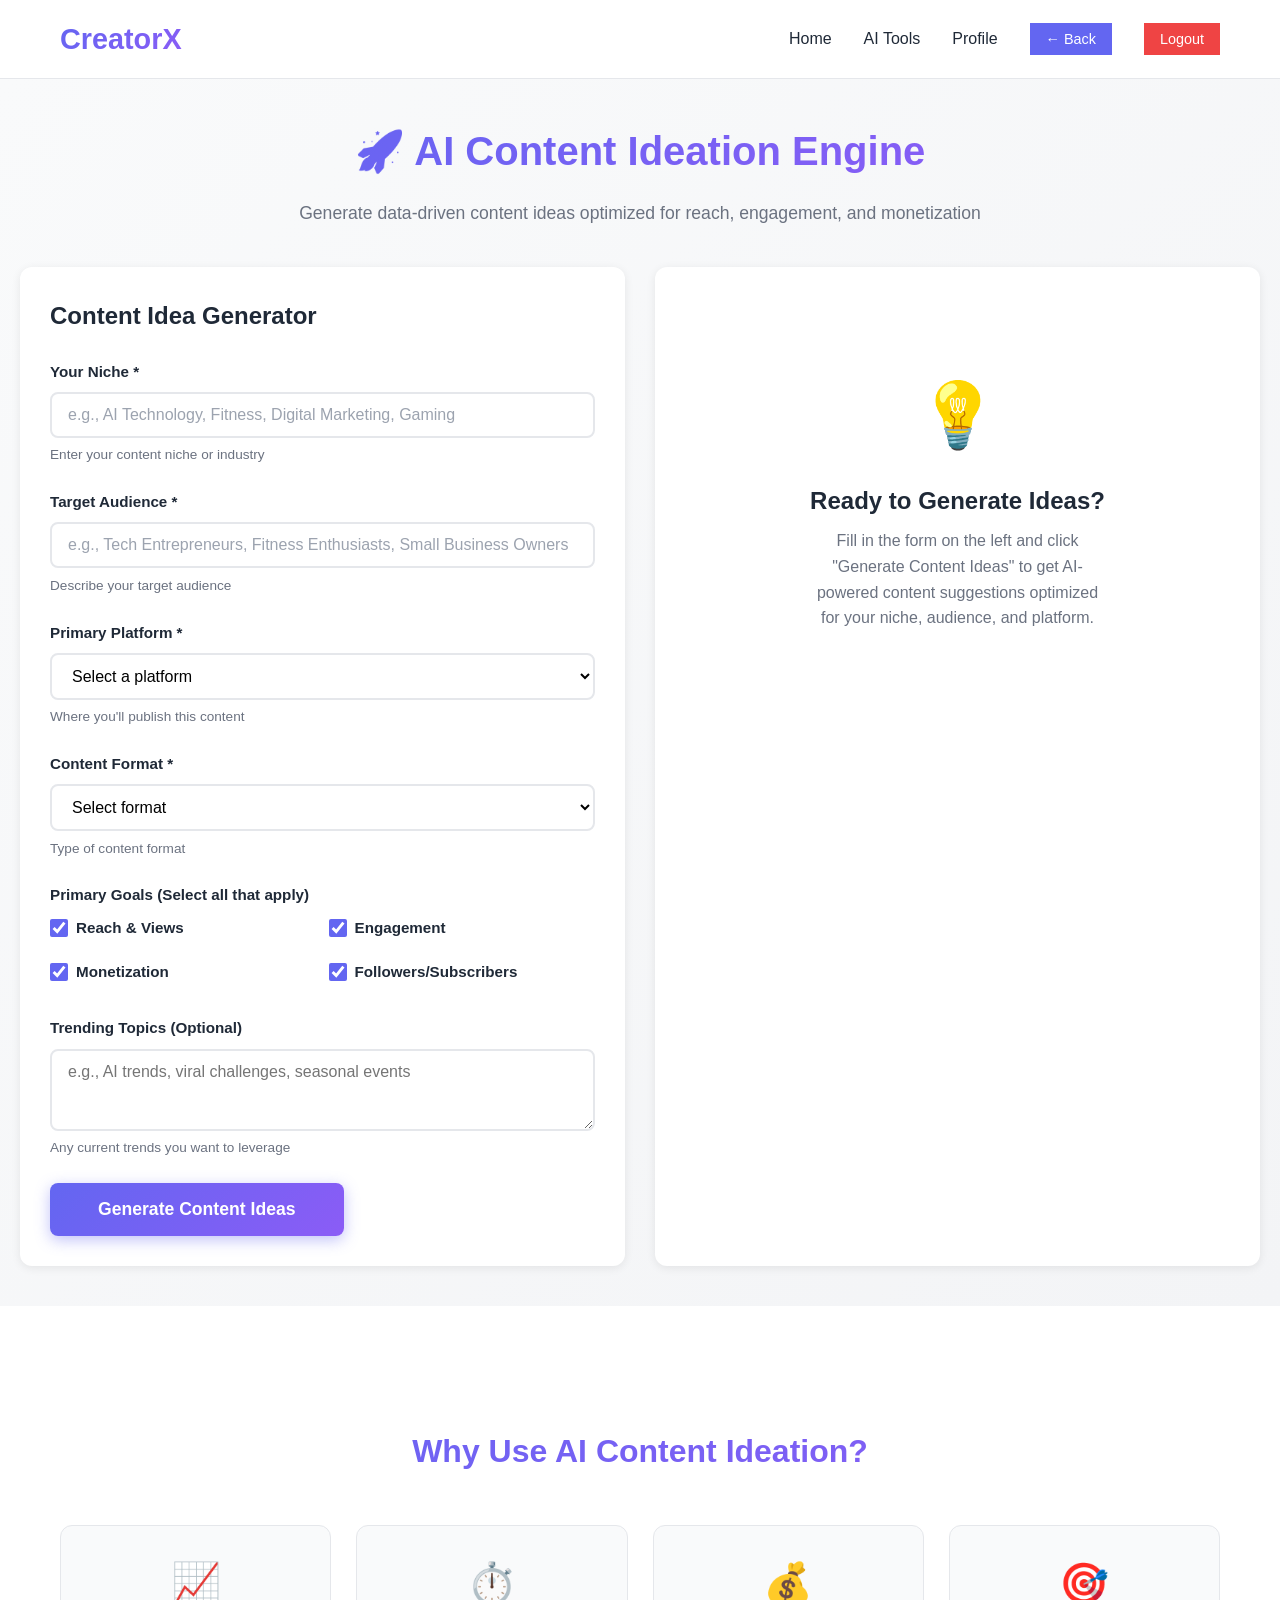
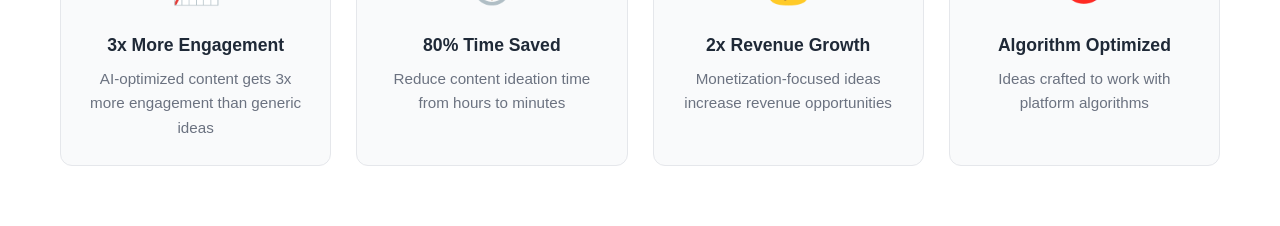
<file: ideation.html>
<!DOCTYPE html>
<html lang="en">
<head>
    <meta charset="UTF-8">
    <meta name="viewport" content="width=device-width, initial-scale=1.0">
    <title>AI Content Ideation Tool - CreatorX</title>
    <link rel="stylesheet" href="styles.css">
    <link rel="stylesheet" href="ideation-styles.css">
</head>
<body>
    <!-- Navigation Bar -->
    <nav class="navbar">
        <div class="container">
            <div class="nav-brand">
                <a href="index.html" style="text-decoration: none; color: inherit;">
                    <h1>CreatorX</h1>
                </a>
            </div>
            <ul class="nav-menu">
                <li><a href="index.html">Home</a></li>
                <li><a href="index.html#tools">AI Tools</a></li>
                <li><a href="profile.html">Profile</a></li>
                <li><button id="backBtn" class="btn-nav" style="background: #6366f1; color: white; border: none; cursor: pointer;">← Back</button></li>
                <li><button id="logoutBtn" class="btn-nav" style="background: #ef4444; color: white; border: none; cursor: pointer;">Logout</button></li>
            </ul>
        </div>
    </nav>

    <!-- Main Container -->
    <div class="ideation-container">
        <div class="ideation-header">
            <h1>🚀 AI Content Ideation Engine</h1>
            <p>Generate data-driven content ideas optimized for reach, engagement, and monetization</p>
        </div>

        <div class="ideation-wrapper">
            <!-- Input Panel -->
            <div class="ideation-input-panel">
                <form id="ideationForm" class="ideation-form">
                    <h2>Content Idea Generator</h2>
                    
                    <div class="form-group">
                        <label for="niche">Your Niche *</label>
                        <input type="text" id="niche" name="niche" placeholder="e.g., AI Technology, Fitness, Digital Marketing, Gaming" required>
                        <small>Enter your content niche or industry</small>
                    </div>

                    <div class="form-group">
                        <label for="audience">Target Audience *</label>
                        <input type="text" id="audience" name="audience" placeholder="e.g., Tech Entrepreneurs, Fitness Enthusiasts, Small Business Owners" required>
                        <small>Describe your target audience</small>
                    </div>

                    <div class="form-group">
                        <label for="platform">Primary Platform *</label>
                        <select id="platform" name="platform" required>
                            <option value="">Select a platform</option>
                            <option value="youtube">YouTube</option>
                            <option value="tiktok">TikTok</option>
                            <option value="instagram">Instagram Reels</option>
                            <option value="linkedin">LinkedIn</option>
                            <option value="twitter">Twitter/X</option>
                            <option value="blog">Blog/Medium</option>
                            <option value="podcast">Podcast</option>
                            <option value="multi">Multi-Platform</option>
                        </select>
                        <small>Where you'll publish this content</small>
                    </div>

                    <div class="form-group">
                        <label for="contentFormat">Content Format *</label>
                        <select id="contentFormat" name="contentFormat" required>
                            <option value="">Select format</option>
                            <option value="tutorial">Tutorial/How-To</option>
                            <option value="viral">Viral/Entertaining</option>
                            <option value="educational">Educational</option>
                            <option value="storytelling">Storytelling</option>
                            <option value="trending">Trending/News</option>
                            <option value="debate">Debate/Controversial</option>
                            <option value="behind-scenes">Behind-the-Scenes</option>
                        </select>
                        <small>Type of content format</small>
                    </div>

                    <div class="form-group">
                        <label for="goals">Primary Goals (Select all that apply)</label>
                        <div class="checkbox-group">
                            <label class="checkbox">
                                <input type="checkbox" name="goals" value="reach" checked>
                                <span>Reach & Views</span>
                            </label>
                            <label class="checkbox">
                                <input type="checkbox" name="goals" value="engagement" checked>
                                <span>Engagement</span>
                            </label>
                            <label class="checkbox">
                                <input type="checkbox" name="goals" value="monetization" checked>
                                <span>Monetization</span>
                            </label>
                            <label class="checkbox">
                                <input type="checkbox" name="goals" value="followers" checked>
                                <span>Followers/Subscribers</span>
                            </label>
                        </div>
                    </div>

                    <div class="form-group">
                        <label for="trendingTopics">Trending Topics (Optional)</label>
                        <textarea id="trendingTopics" name="trendingTopics" placeholder="e.g., AI trends, viral challenges, seasonal events" rows="3"></textarea>
                        <small>Any current trends you want to leverage</small>
                    </div>

                    <button type="submit" class="btn btn-primary btn-large" id="generateBtn">
                        <span>Generate Content Ideas</span>
                        <span class="loading-spinner" style="display: none;">⟳</span>
                    </button>
                </form>
            </div>

            <!-- Results Panel -->
            <div class="ideation-results-panel">
                <div id="resultsContainer" style="display: none;">
                    <h2>📊 Generated Content Ideas</h2>
                    <div id="contentIdeasOutput" class="content-ideas-output"></div>
                </div>
                <div id="noResults" class="no-results">
                    <div class="empty-state">
                        <div class="empty-icon">💡</div>
                        <h3>Ready to Generate Ideas?</h3>
                        <p>Fill in the form on the left and click "Generate Content Ideas" to get AI-powered content suggestions optimized for your niche, audience, and platform.</p>
                    </div>
                </div>
            </div>
        </div>
    </div>

    <!-- Quick Stats Section -->
    <section class="quick-stats">
        <div class="container">
            <h2>Why Use AI Content Ideation?</h2>
            <div class="stats-grid">
                <div class="stat-card">
                    <div class="stat-icon">📈</div>
                    <h4>3x More Engagement</h4>
                    <p>AI-optimized content gets 3x more engagement than generic ideas</p>
                </div>
                <div class="stat-card">
                    <div class="stat-icon">⏱️</div>
                    <h4>80% Time Saved</h4>
                    <p>Reduce content ideation time from hours to minutes</p>
                </div>
                <div class="stat-card">
                    <div class="stat-icon">💰</div>
                    <h4>2x Revenue Growth</h4>
                    <p>Monetization-focused ideas increase revenue opportunities</p>
                </div>
                <div class="stat-card">
                    <div class="stat-icon">🎯</div>
                    <h4>Algorithm Optimized</h4>
                    <p>Ideas crafted to work with platform algorithms</p>
                </div>
            </div>
        </div>
    </section>

    <script src="script.js"></script>
    <script src="ideation-script.js"></script>
    <script>
        // Back button handler for ideation page
        const ideationBackBtn = document.getElementById('backBtn');
        if (ideationBackBtn) {
            ideationBackBtn.addEventListener('click', function() {
                window.history.back();
            });
        }
    </script>
</body>
</html>
</file>
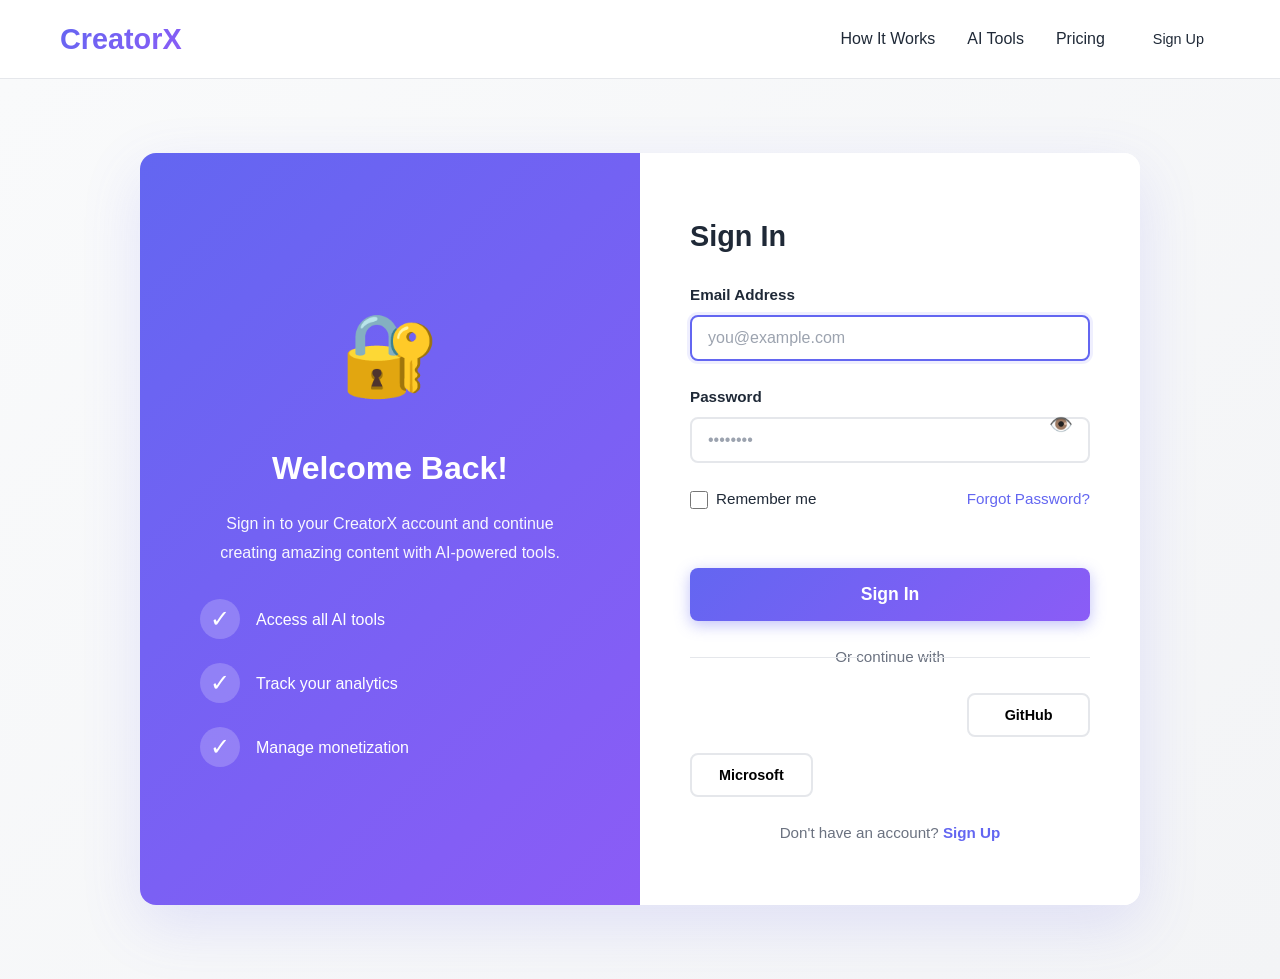
<file: login.html>
<!DOCTYPE html>
<html lang="en">
<head>
    <meta charset="UTF-8">
    <meta name="viewport" content="width=device-width, initial-scale=1.0">
    <title>Login - CreatorX</title>
    <link rel="stylesheet" href="styles.css">
    <link rel="stylesheet" href="auth-styles.css">
    <!-- Google Sign-In SDK -->
    <script src="https://accounts.google.com/gsi/client" async defer></script>
</head>
<body>
    <!-- Navigation Bar -->
    <nav class="navbar">
        <div class="container">
            <div class="nav-brand">
                <a href="index.html" style="text-decoration: none; color: inherit;">
                    <h1>CreatorX</h1>
                </a>
            </div>
            <ul class="nav-menu">
                <li><a href="index.html#how-it-works">How It Works</a></li>
                <li><a href="index.html#tools">AI Tools</a></li>
                <li><a href="index.html#pricing">Pricing</a></li>
                <li><a href="signup.html" class="btn-nav">Sign Up</a></li>
            </ul>
        </div>
    </nav>

    <!-- Login Container -->
    <div class="auth-container">
        <div class="auth-wrapper">
            <!-- Left Panel -->
            <div class="auth-panel auth-left">
                <div class="auth-content">
                    <div class="auth-icon">🔐</div>
                    <h2>Welcome Back!</h2>
                    <p>Sign in to your CreatorX account and continue creating amazing content with AI-powered tools.</p>
                    <div class="auth-features">
                        <div class="feature">
                            <span class="feature-icon">✓</span>
                            <span>Access all AI tools</span>
                        </div>
                        <div class="feature">
                            <span class="feature-icon">✓</span>
                            <span>Track your analytics</span>
                        </div>
                        <div class="feature">
                            <span class="feature-icon">✓</span>
                            <span>Manage monetization</span>
                        </div>
                    </div>
                </div>
            </div>

            <!-- Right Panel - Login Form -->
            <div class="auth-panel auth-right">
                <div class="auth-form-container">
                    <h3>Sign In</h3>
                    
                    <form id="loginForm" class="auth-form">
                        <div class="form-group">
                            <label for="email">Email Address</label>
                            <input type="email" id="email" name="email" placeholder="you@example.com" required>
                            <span class="error-message"></span>
                        </div>

                        <div class="form-group">
                            <label for="password">Password</label>
                            <input type="password" id="password" name="password" placeholder="••••••••" required>
                            <span class="error-message"></span>
                        </div>

                        <div class="form-options">
                            <label class="checkbox">
                                <input type="checkbox" name="remember">
                                <span>Remember me</span>
                            </label>
                            <a href="#" class="forgot-password">Forgot Password?</a>
                        </div>

                        <button type="submit" class="btn btn-primary btn-block btn-large">Sign In</button>
                    </form>

                    <!-- Social Login -->
                    <div class="divider">Or continue with</div>
                    
                    <div class="social-login">
                        <div id="g_id_onload"
                             data-client_id="YOUR_GOOGLE_CLIENT_ID.apps.googleusercontent.com"
                             data-callback="handleGoogleLogin"
                             data-auto_prompt="false">
                        </div>
                        <div class="g_id_signin" data-type="standard" data-size="large" data-theme="outline" style="width: 100%; margin-bottom: 1rem;"></div>
                        
                        <button class="social-btn github-btn" title="Sign in with GitHub">
                            <span>GitHub</span>
                        </button>
                        <button class="social-btn microsoft-btn" title="Sign in with Microsoft">
                            <span>Microsoft</span>
                        </button>
                    </div>

                    <!-- Sign Up Link -->
                    <p class="auth-switch">
                        Don't have an account? <a href="signup.html">Sign Up</a>
                    </p>
                </div>
            </div>
        </div>
    </div>

    <script src="script.js"></script>
    <script src="auth-script.js"></script>
    <script src="google-auth.js"></script>
</body>
</html>
</file>
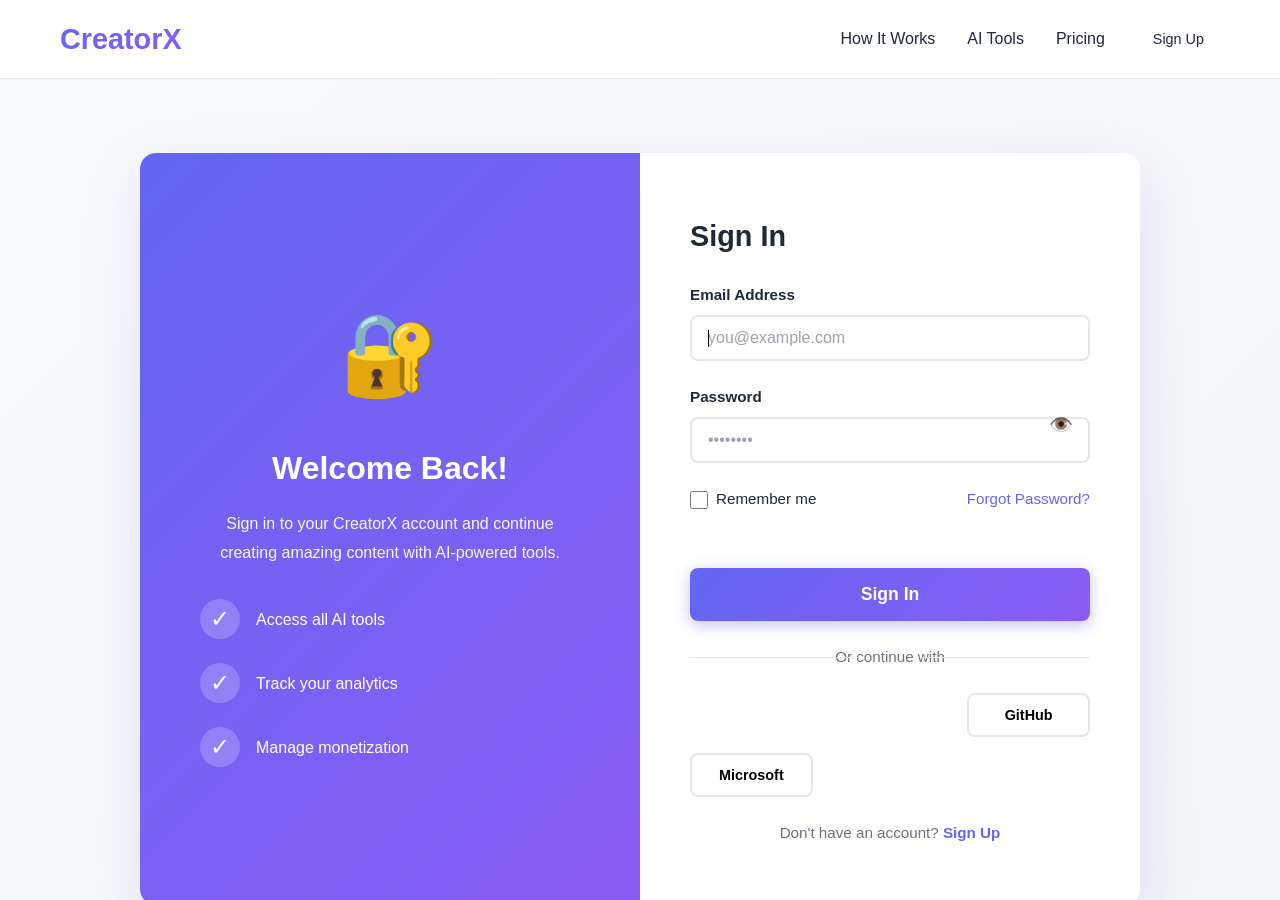
<file: post-prod-expert.html>
<!DOCTYPE html>
<html lang="en">
<head>
    <meta charset="UTF-8">
    <meta name="viewport" content="width=device-width, initial-scale=1.0">
    <title>AI Post-Production Expert - CreativeAI</title>
    <link rel="stylesheet" href="styles.css">
    <link rel="stylesheet" href="post-prod-expert-styles.css">
</head>
<body>
    <!-- Navigation Bar -->
    <nav class="navbar">
        <div class="container">
            <div class="nav-brand">
                <a href="index.html" style="text-decoration: none; color: inherit;">
                    <h1>CreativeAI</h1>
                </a>
            </div>
            <ul class="nav-menu">
                <li><a href="index.html">Home</a></li>
                <li><a href="index.html#tools">AI Tools</a></li>
                <li><a href="profile.html">Profile</a></li>
                <li><button id="logoutBtn" class="btn-nav" style="background: #ef4444; color: white; border: none; cursor: pointer;">Logout</button></li>
            </ul>
        </div>
    </nav>

    <!-- Main Container -->
    <div class="expert-container">
        <div class="expert-header">
            <h1>🎥 AI Post-Production Expert</h1>
            <p>Smart cuts, visual enhancements, captions, and platform-specific formatting optimized for maximum watch time, engagement, and monetization</p>
        </div>

        <div class="expert-wrapper">
            <!-- Input Panel -->
            <div class="expert-input-panel">
                <form id="expertForm" class="expert-form">
                    <h2>Video Analysis</h2>
                    
                    <div class="form-group">
                        <label for="expertTitle">Video Title *</label>
                        <input type="text" id="expertTitle" name="expertTitle" placeholder="e.g., Complete Guide to AI Tools for Creators" required>
                        <small>What is your video about?</small>
                    </div>

                    <div class="form-group">
                        <label for="expertDuration">Video Length *</label>
                        <select id="expertDuration" name="expertDuration" required>
                            <option value="">Select length</option>
                            <option value="short">Short (30-90 seconds)</option>
                            <option value="medium">Medium (3-8 minutes)</option>
                            <option value="long">Long (10-20 minutes)</option>
                            <option value="verylong">Very Long (20+ minutes)</option>
                        </select>
                        <small>How long is your video?</small>
                    </div>

                    <div class="form-group">
                        <label for="expertPlatform">Primary Platform *</label>
                        <select id="expertPlatform" name="expertPlatform" required>
                            <option value="">Select platform</option>
                            <option value="youtube">YouTube</option>
                            <option value="youtube-short">YouTube Shorts</option>
                            <option value="tiktok">TikTok</option>
                            <option value="instagram">Instagram Reels</option>
                            <option value="facebook">Facebook</option>
                            <option value="twitch">Twitch Streams</option>
                            <option value="linkedin">LinkedIn</option>
                        </select>
                        <small>Where is this content primarily for?</small>
                    </div>

                    <div class="form-group">
                        <label for="expertNiche">Content Niche *</label>
                        <select id="expertNiche" name="expertNiche" required>
                            <option value="">Select niche</option>
                            <option value="tech">Technology</option>
                            <option value="business">Business & Entrepreneurship</option>
                            <option value="education">Education & Tutorials</option>
                            <option value="lifestyle">Lifestyle & Personal Development</option>
                            <option value="entertainment">Entertainment</option>
                            <option value="gaming">Gaming</option>
                            <option value="fitness">Fitness & Health</option>
                            <option value="finance">Finance & Investing</option>
                            <option value="travel">Travel</option>
                            <option value="other">Other</option>
                        </select>
                        <small>What is your content niche?</small>
                    </div>

                    <div class="form-group">
                        <label for="expertMonetization">Monetization Strategy *</label>
                        <select id="expertMonetization" name="expertMonetization" required>
                            <option value="">Select strategy</option>
                            <option value="ads-only">Ads Only</option>
                            <option value="sponsorships">Sponsorships Focus</option>
                            <option value="mixed">Mixed (Ads + Sponsorships)</option>
                            <option value="affiliate">Affiliate Marketing</option>
                            <option value="all">All Revenue Streams</option>
                        </select>
                        <small>How will you monetize this content?</small>
                    </div>

                    <div class="form-group">
                        <label for="expertGoal">Optimization Goal *</label>
                        <select id="expertGoal" name="expertGoal" required>
                            <option value="">Select goal</option>
                            <option value="watch-time">Maximize Watch Time</option>
                            <option value="engagement">Maximize Engagement</option>
                            <option value="revenue">Maximize Revenue</option>
                            <option value="subscribers">Gain Subscribers</option>
                            <option value="viral">Go Viral</option>
                        </select>
                        <small>What's your primary objective?</small>
                    </div>

                    <div class="form-group checkbox-group">
                        <label>Optimization Focus (Select all needed)</label>
                        <div class="checkbox-grid">
                            <label class="checkbox-label">
                                <input type="checkbox" name="focus" value="cuts" checked>
                                <span>Smart Cuts</span>
                            </label>
                            <label class="checkbox-label">
                                <input type="checkbox" name="focus" value="captions" checked>
                                <span>Captions</span>
                            </label>
                            <label class="checkbox-label">
                                <input type="checkbox" name="focus" value="visuals" checked>
                                <span>Visual Enhancement</span>
                            </label>
                            <label class="checkbox-label">
                                <input type="checkbox" name="focus" value="pacing" checked>
                                <span>Pacing</span>
                            </label>
                            <label class="checkbox-label">
                                <input type="checkbox" name="focus" value="monetization" checked>
                                <span>Monetization</span>
                            </label>
                            <label class="checkbox-label">
                                <input type="checkbox" name="focus" value="retention" checked>
                                <span>Retention</span>
                            </label>
                        </div>
                    </div>

                    <div class="form-group">
                        <label for="expertNotes">Video Details (Optional)</label>
                        <textarea id="expertNotes" name="expertNotes" placeholder="Any specific details about your video content, issues, or goals?" rows="3"></textarea>
                        <small>Provide context about your content</small>
                    </div>

                    <button type="submit" class="btn btn-primary btn-large" id="analyzeBtn">
                        <span>Analyze & Optimize for Monetization</span>
                        <span class="loading-spinner" style="display: none;">⟳</span>
                    </button>
                </form>
            </div>

            <!-- Results Panel -->
            <div class="expert-results-panel">
                <div id="expertResultsContainer" style="display: none;">
                    <h2>📊 Post-Production Expert Analysis</h2>
                    <div id="expertOutput" class="expert-output"></div>
                </div>
                <div id="noExpertResults" class="no-results">
                    <div class="empty-state">
                        <div class="empty-icon">🎥</div>
                        <h3>Ready for Expert Analysis?</h3>
                        <p>Get professional post-production recommendations for maximum watch time, engagement, and monetization.</p>
                    </div>
                </div>
            </div>
        </div>
    </div>

    <!-- Features Section -->
    <section class="expert-features">
        <div class="container">
            <h2>Professional Post-Production Optimization</h2>
            <div class="features-grid">
                <div class="feature-card">
                    <div class="feature-icon">✂️</div>
                    <h4>Smart Cut Analysis</h4>
                    <p>Identify optimal cut points to maintain engagement and maximize watch time</p>
                </div>
                <div class="feature-card">
                    <div class="feature-icon">📝</div>
                    <h4>Caption Optimization</h4>
                    <p>Keyword-rich captions for SEO, accessibility, and sound-off viewing</p>
                </div>
                <div class="feature-card">
                    <div class="feature-icon">✨</div>
                    <h4>Visual Enhancement</h4>
                    <p>Color grading, effects, and visual optimizations for platform performance</p>
                </div>
                <div class="feature-card">
                    <div class="feature-icon">⏱️</div>
                    <h4>Pacing & Flow</h4>
                    <p>Strategic pacing to maximize retention and viewer engagement metrics</p>
                </div>
                <div class="feature-card">
                    <div class="feature-icon">💰</div>
                    <h4>Monetization Strategy</h4>
                    <p>Ad placement, sponsorship integration, and revenue optimization</p>
                </div>
                <div class="feature-card">
                    <div class="feature-icon">📈</div>
                    <h4>Performance Metrics</h4>
                    <p>Detailed analysis of expected watch time, engagement, and revenue potential</p>
                </div>
            </div>
        </div>
    </section>

    <script src="script.js"></script>
    <script src="post-prod-expert-script.js"></script>
</body>
</html>
</file>
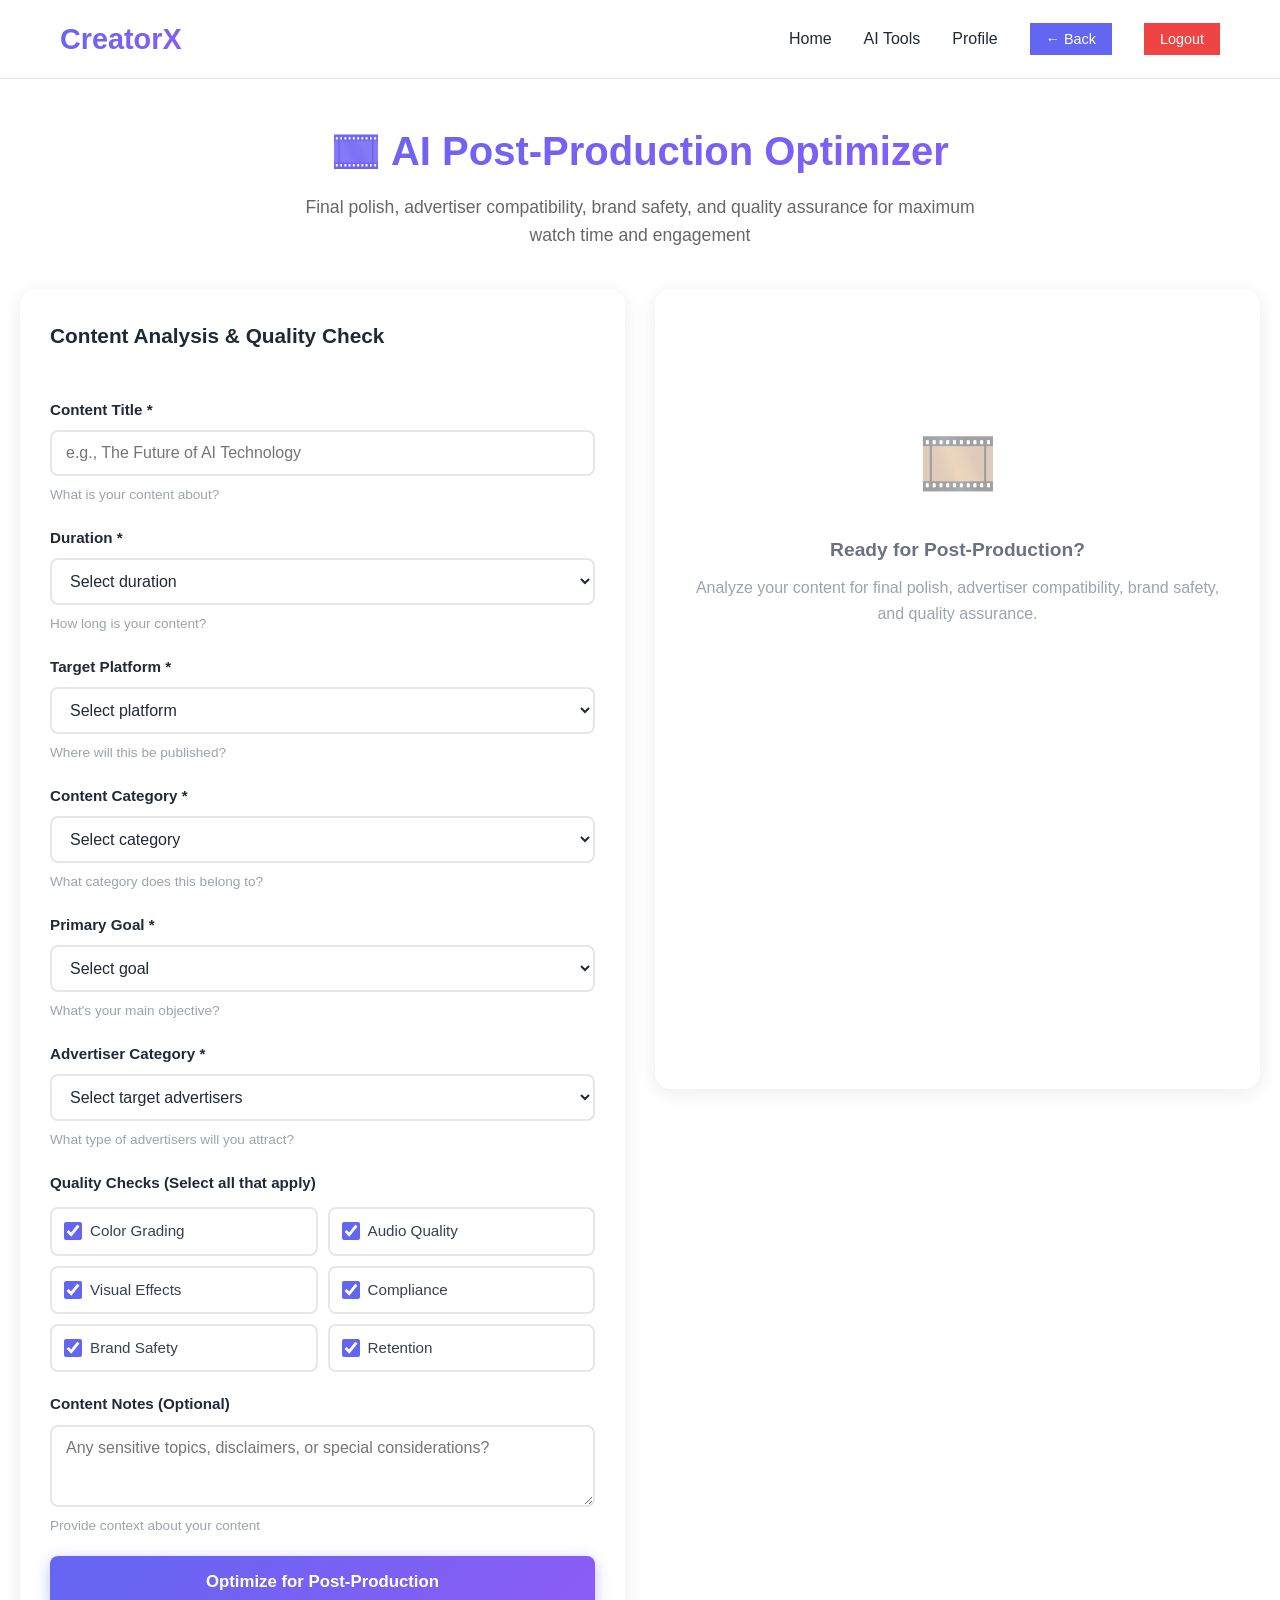
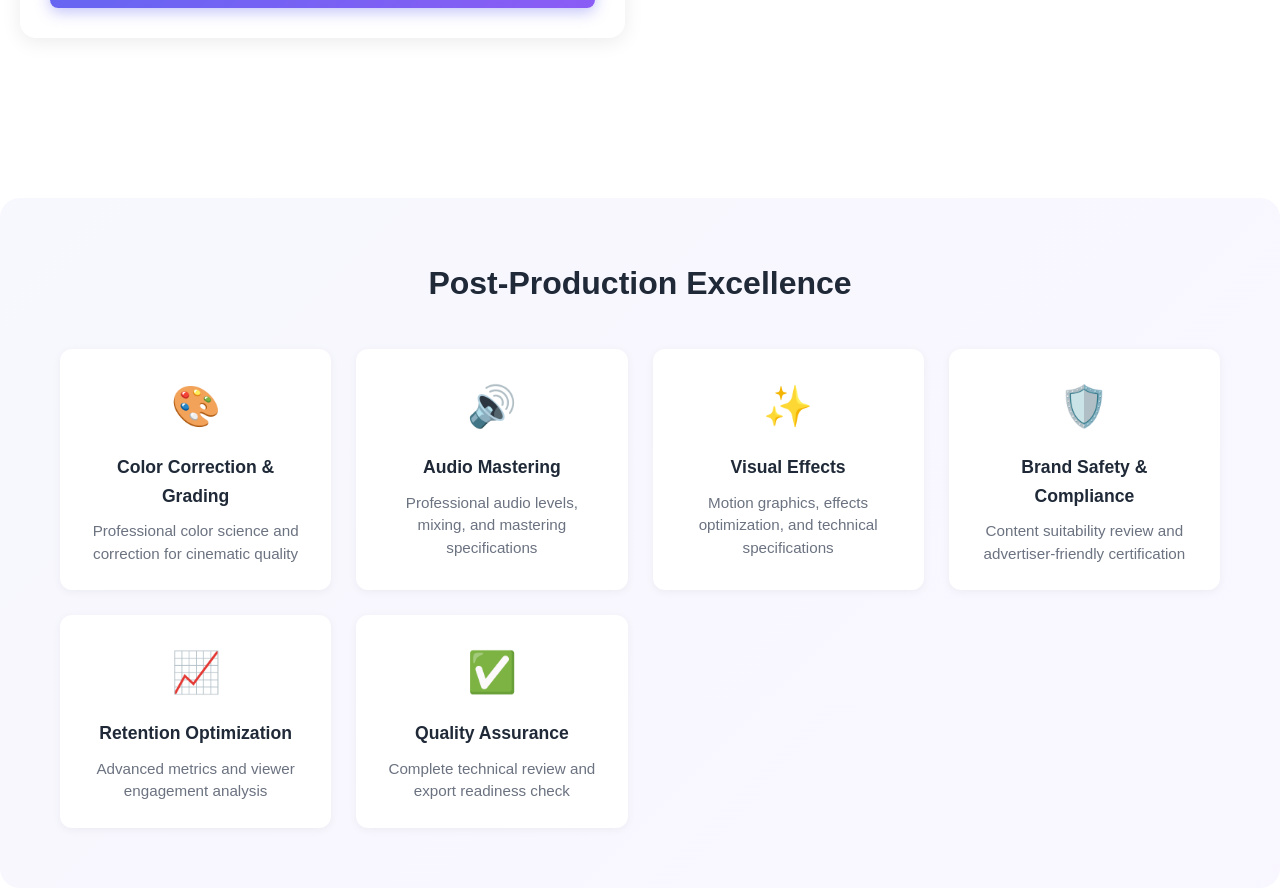
<file: post-production.html>
<!DOCTYPE html>
<html lang="en">
<head>
    <meta charset="UTF-8">
    <meta name="viewport" content="width=device-width, initial-scale=1.0">
    <title>Post-Production Optimizer - CreatorX</title>
    <link rel="stylesheet" href="styles.css">
    <link rel="stylesheet" href="post-production-styles.css">
</head>
<body>
    <!-- Navigation Bar -->
    <nav class="navbar">
        <div class="container">
            <div class="nav-brand">
                <a href="index.html" style="text-decoration: none; color: inherit;">
                    <h1>CreatorX</h1>
                </a>
            </div>
            <ul class="nav-menu">
                <li><a href="index.html">Home</a></li>
                <li><a href="index.html#tools">AI Tools</a></li>
                <li><a href="profile.html">Profile</a></li>
                <li><button id="backBtn" class="btn-nav" aria-label="Go back" title="Go back" style="background: #6366f1; color: white; border: none; cursor: pointer;">← Back</button></li>
                <li><button id="logoutBtn" class="btn-nav" style="background: #ef4444; color: white; border: none; cursor: pointer;">Logout</button></li>
            </ul>
        </div>
    </nav>

    <!-- Main Container -->
    <div class="post-production-container">
        <div class="post-production-header">
            <h1>🎞️ AI Post-Production Optimizer</h1>
            <p>Final polish, advertiser compatibility, brand safety, and quality assurance for maximum watch time and engagement</p>
        </div>

        <div class="post-production-wrapper">
            <!-- Input Panel -->
            <div class="post-production-input-panel">
                <form id="postProductionForm" class="post-production-form">
                    <h2>Content Analysis & Quality Check</h2>
                    
                    <div class="form-group">
                        <label for="contentTitle">Content Title *</label>
                        <input type="text" id="contentTitle" name="contentTitle" placeholder="e.g., The Future of AI Technology" required>
                        <small>What is your content about?</small>
                    </div>

                    <div class="form-group">
                        <label for="contentDuration">Duration *</label>
                        <select id="contentDuration" name="contentDuration" required>
                            <option value="">Select duration</option>
                            <option value="short">Short (30-60 seconds)</option>
                            <option value="medium">Medium (3-7 minutes)</option>
                            <option value="long">Long (10-20 minutes)</option>
                            <option value="verylong">Very Long (20+ minutes)</option>
                        </select>
                        <small>How long is your content?</small>
                    </div>

                    <div class="form-group">
                        <label for="targetPlatform">Target Platform *</label>
                        <select id="targetPlatform" name="targetPlatform" required>
                            <option value="">Select platform</option>
                            <option value="youtube">YouTube</option>
                            <option value="youtube-premium">YouTube Premium</option>
                            <option value="tiktok">TikTok</option>
                            <option value="instagram">Instagram</option>
                            <option value="facebook">Facebook</option>
                            <option value="linkedin">LinkedIn</option>
                            <option value="twitch">Twitch</option>
                            <option value="vimeo">Vimeo</option>
                        </select>
                        <small>Where will this be published?</small>
                    </div>

                    <div class="form-group">
                        <label for="contentCategory">Content Category *</label>
                        <select id="contentCategory" name="contentCategory" required>
                            <option value="">Select category</option>
                            <option value="tech">Technology</option>
                            <option value="lifestyle">Lifestyle</option>
                            <option value="education">Education</option>
                            <option value="entertainment">Entertainment</option>
                            <option value="business">Business</option>
                            <option value="health">Health & Wellness</option>
                            <option value="finance">Finance</option>
                            <option value="travel">Travel</option>
                            <option value="gaming">Gaming</option>
                            <option value="other">Other</option>
                        </select>
                        <small>What category does this belong to?</small>
                    </div>

                    <div class="form-group">
                        <label for="primaryGoal">Primary Goal *</label>
                        <select id="primaryGoal" name="primaryGoal" required>
                            <option value="">Select goal</option>
                            <option value="watch-time">Maximize Watch Time</option>
                            <option value="engagement">Maximize Engagement</option>
                            <option value="monetization">Maximize Monetization</option>
                            <option value="brand-building">Brand Building</option>
                            <option value="conversions">Drive Conversions</option>
                        </select>
                        <small>What's your main objective?</small>
                    </div>

                    <div class="form-group">
                        <label for="advertiserCategory">Advertiser Category *</label>
                        <select id="advertiserCategory" name="advertiserCategory" required>
                            <option value="">Select target advertisers</option>
                            <option value="premium">Premium Brands (Higher CPM)</option>
                            <option value="general">General Advertisers</option>
                            <option value="niche">Niche Advertisers</option>
                            <option value="mixed">Mixed Category</option>
                        </select>
                        <small>What type of advertisers will you attract?</small>
                    </div>

                    <div class="form-group checkbox-group">
                        <label>Quality Checks (Select all that apply)</label>
                        <div class="checkbox-grid">
                            <label class="checkbox-label">
                                <input type="checkbox" name="qualityChecks" value="color" checked>
                                <span>Color Grading</span>
                            </label>
                            <label class="checkbox-label">
                                <input type="checkbox" name="qualityChecks" value="audio" checked>
                                <span>Audio Quality</span>
                            </label>
                            <label class="checkbox-label">
                                <input type="checkbox" name="qualityChecks" value="effects" checked>
                                <span>Visual Effects</span>
                            </label>
                            <label class="checkbox-label">
                                <input type="checkbox" name="qualityChecks" value="compliance" checked>
                                <span>Compliance</span>
                            </label>
                            <label class="checkbox-label">
                                <input type="checkbox" name="qualityChecks" value="suitability" checked>
                                <span>Brand Safety</span>
                            </label>
                            <label class="checkbox-label">
                                <input type="checkbox" name="qualityChecks" value="retention" checked>
                                <span>Retention</span>
                            </label>
                        </div>
                    </div>

                    <div class="form-group">
                        <label for="contentNotes">Content Notes (Optional)</label>
                        <textarea id="contentNotes" name="contentNotes" placeholder="Any sensitive topics, disclaimers, or special considerations?" rows="3"></textarea>
                        <small>Provide context about your content</small>
                    </div>

                    <button type="submit" class="btn btn-primary btn-large" id="optimizeBtn">
                        <span>Optimize for Post-Production</span>
                        <span class="loading-spinner" style="display: none;">⟳</span>
                    </button>
                </form>
            </div>

            <!-- Results Panel -->
            <div class="post-production-results-panel">
                <div id="postProductionResultsContainer" style="display: none;">
                    <h2>📊 Post-Production Analysis Report</h2>
                    <div id="postProductionOutput" class="post-production-output"></div>
                </div>
                <div id="noPostProductionResults" class="no-results">
                    <div class="empty-state">
                        <div class="empty-icon">🎞️</div>
                        <h3>Ready for Post-Production?</h3>
                        <p>Analyze your content for final polish, advertiser compatibility, brand safety, and quality assurance.</p>
                    </div>
                </div>
            </div>
        </div>
    </div>

    <!-- Features Section -->
    <section class="post-production-features">
        <div class="container">
            <h2>Post-Production Excellence</h2>
            <div class="features-grid">
                <div class="feature-card">
                    <div class="feature-icon">🎨</div>
                    <h4>Color Correction & Grading</h4>
                    <p>Professional color science and correction for cinematic quality</p>
                </div>
                <div class="feature-card">
                    <div class="feature-icon">🔊</div>
                    <h4>Audio Mastering</h4>
                    <p>Professional audio levels, mixing, and mastering specifications</p>
                </div>
                <div class="feature-card">
                    <div class="feature-icon">✨</div>
                    <h4>Visual Effects</h4>
                    <p>Motion graphics, effects optimization, and technical specifications</p>
                </div>
                <div class="feature-card">
                    <div class="feature-icon">🛡️</div>
                    <h4>Brand Safety & Compliance</h4>
                    <p>Content suitability review and advertiser-friendly certification</p>
                </div>
                <div class="feature-card">
                    <div class="feature-icon">📈</div>
                    <h4>Retention Optimization</h4>
                    <p>Advanced metrics and viewer engagement analysis</p>
                </div>
                <div class="feature-card">
                    <div class="feature-icon">✅</div>
                    <h4>Quality Assurance</h4>
                    <p>Complete technical review and export readiness check</p>
                </div>
            </div>
        </div>
    </section>

    <script src="script.js"></script>
    <script src="post-production-script.js"></script>
    <script>
        // Enhanced Back button handler with accessibility and fallback
        (function() {
            const backBtn = document.getElementById('backBtn');
            if (!backBtn) return;

            // If there's no meaningful history or no referrer, disable and show tooltip
            const hasReferrer = document.referrer && document.referrer !== '';
            const hasHistory = window.history && window.history.length > 1;

            function disableButton(reason) {
                backBtn.disabled = true;
                backBtn.setAttribute('aria-disabled', 'true');
                backBtn.title = reason || 'No previous page';
                backBtn.style.opacity = '0.6';
                backBtn.style.cursor = 'not-allowed';
            }

            function enableButton() {
                backBtn.disabled = false;
                backBtn.removeAttribute('aria-disabled');
                backBtn.title = backBtn.getAttribute('title') || 'Go back';
                backBtn.style.opacity = '';
                backBtn.style.cursor = '';
            }

            if (!hasReferrer && !hasHistory) {
                disableButton('No previous page — will return to Home');
            }

            backBtn.addEventListener('click', function() {
                // If disabled, fallback to index
                if (backBtn.disabled) {
                    window.location.href = 'index.html';
                    return;
                }

                // Prefer history.back() when available
                try {
                    window.history.back();
                    // In case history.back() doesn't navigate (e.g., single-page open), set a timeout fallback
                    setTimeout(function() {
                        // If still on same page after 700ms, redirect to index
                        if (document.visibilityState === 'visible') {
                            window.location.href = 'index.html';
                        }
                    }, 700);
                } catch (err) {
                    // On error, fallback
                    window.location.href = 'index.html';
                }
            });
        })();
    </script>
</body>
</html>
</file>
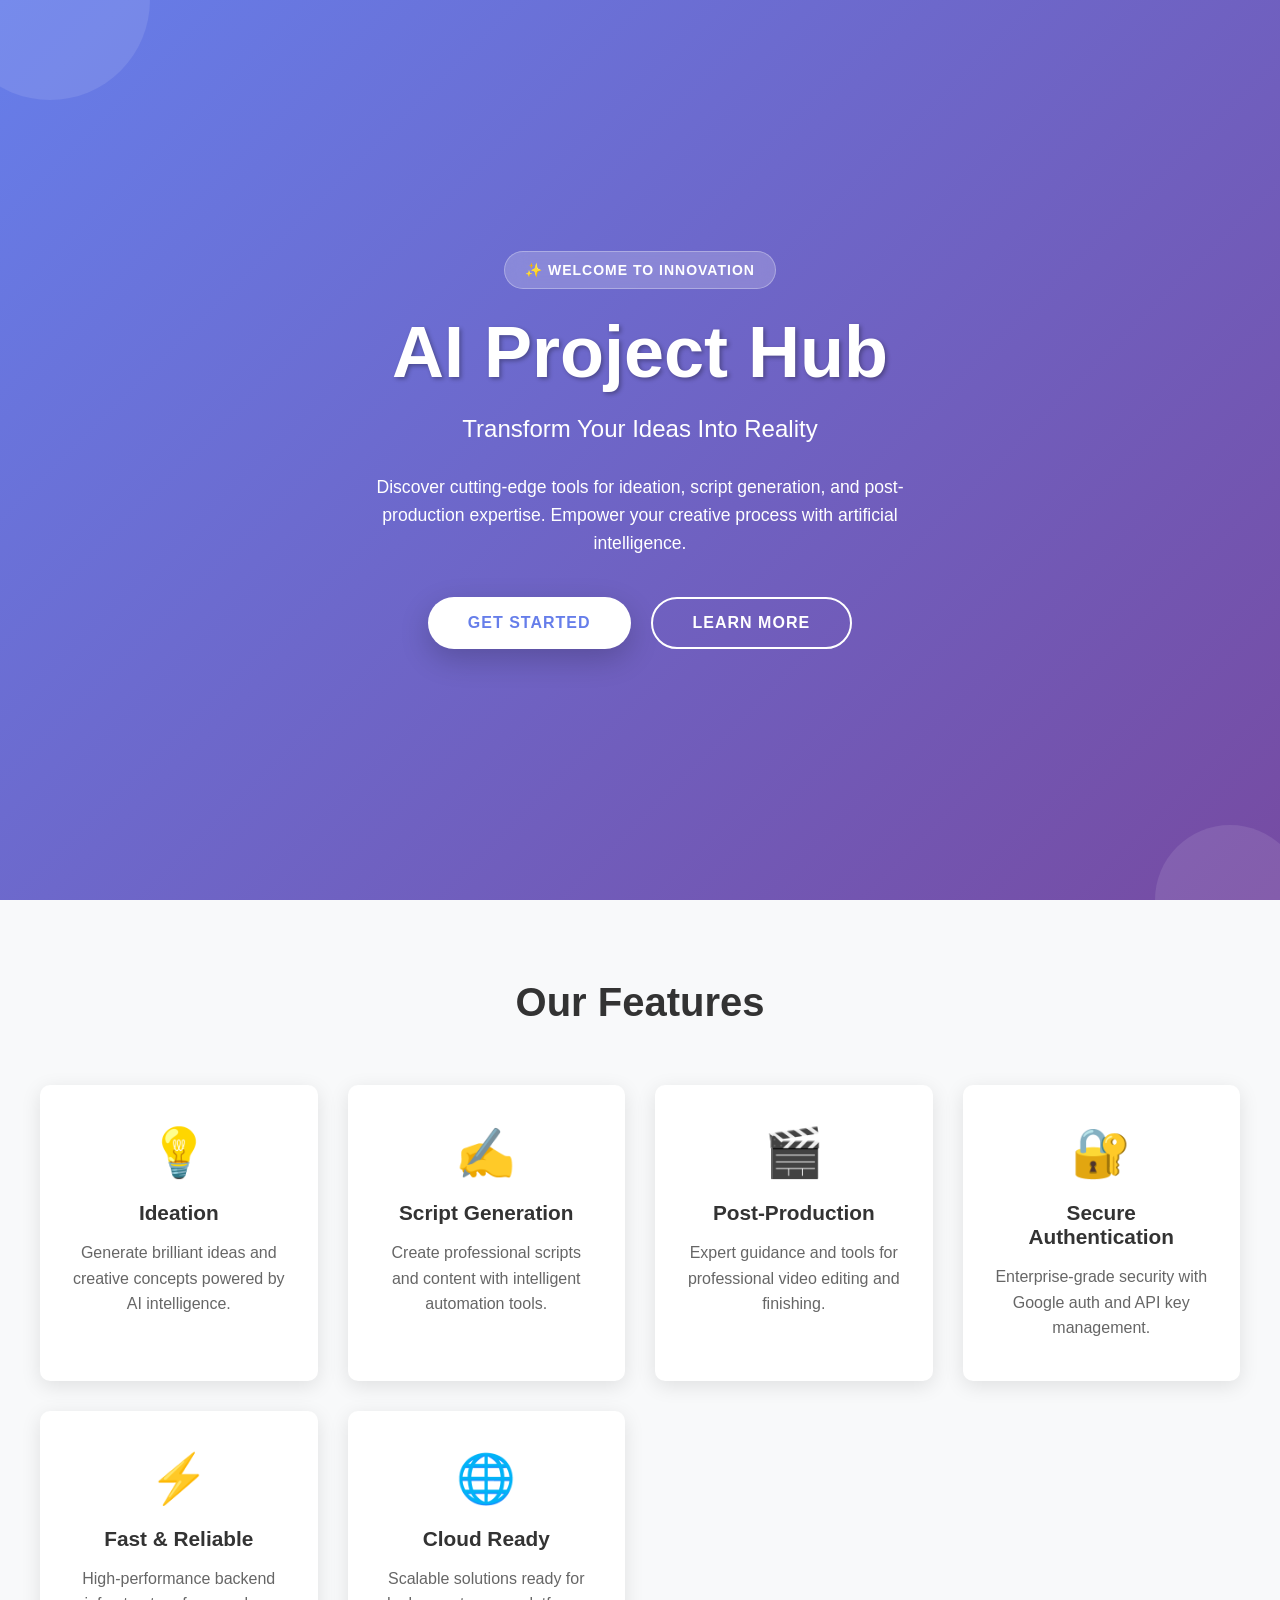
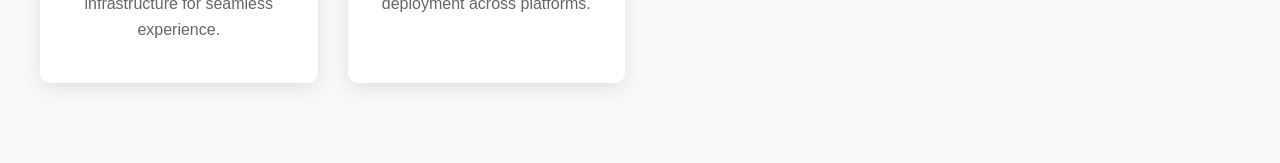
<file: poster.html>
<!DOCTYPE html>
<html lang="en">
<head>
    <meta charset="UTF-8">
    <meta name="viewport" content="width=device-width, initial-scale=1.0">
    <title>AI Project - Creative Hub</title>
    <style>
        * {
            margin: 0;
            padding: 0;
            box-sizing: border-box;
        }

        body {
            font-family: 'Segoe UI', Tahoma, Geneva, Verdana, sans-serif;
            overflow-x: hidden;
        }

        /* Main Poster Section */
        .poster-container {
            min-height: 100vh;
            background: linear-gradient(135deg, #667eea 0%, #764ba2 100%);
            display: flex;
            align-items: center;
            justify-content: center;
            padding: 20px;
            position: relative;
            overflow: hidden;
        }

        /* Animated background elements */
        .bg-shape {
            position: absolute;
            border-radius: 50%;
            opacity: 0.1;
            animation: float 6s ease-in-out infinite;
        }

        .shape-1 {
            width: 200px;
            height: 200px;
            top: -100px;
            left: -50px;
            background: white;
        }

        .shape-2 {
            width: 150px;
            height: 150px;
            bottom: -75px;
            right: -25px;
            background: white;
            animation-delay: 2s;
        }

        @keyframes float {
            0%, 100% { transform: translateY(0px); }
            50% { transform: translateY(20px); }
        }

        /* Poster Content */
        .poster-content {
            text-align: center;
            color: white;
            z-index: 1;
            max-width: 900px;
        }

        .poster-badge {
            display: inline-block;
            background: rgba(255, 255, 255, 0.2);
            padding: 10px 20px;
            border-radius: 50px;
            font-size: 14px;
            font-weight: 600;
            margin-bottom: 20px;
            backdrop-filter: blur(10px);
            border: 1px solid rgba(255, 255, 255, 0.3);
            text-transform: uppercase;
            letter-spacing: 1px;
        }

        .poster-title {
            font-size: 4.5rem;
            font-weight: 800;
            margin-bottom: 20px;
            line-height: 1.2;
            text-shadow: 2px 2px 4px rgba(0, 0, 0, 0.3);
            animation: slideInDown 0.8s ease-out;
        }

        .poster-subtitle {
            font-size: 1.5rem;
            margin-bottom: 30px;
            opacity: 0.95;
            font-weight: 300;
            animation: slideInUp 0.8s ease-out 0.2s both;
        }

        .poster-description {
            font-size: 1.1rem;
            margin-bottom: 40px;
            opacity: 0.9;
            max-width: 600px;
            margin-left: auto;
            margin-right: auto;
            line-height: 1.6;
            animation: slideInUp 0.8s ease-out 0.4s both;
        }

        .cta-buttons {
            display: flex;
            gap: 20px;
            justify-content: center;
            flex-wrap: wrap;
            animation: slideInUp 0.8s ease-out 0.6s both;
        }

        .btn {
            padding: 15px 40px;
            font-size: 1rem;
            font-weight: 600;
            border: none;
            border-radius: 50px;
            cursor: pointer;
            transition: all 0.3s ease;
            text-transform: uppercase;
            letter-spacing: 1px;
        }

        .btn-primary {
            background: white;
            color: #667eea;
            box-shadow: 0 10px 30px rgba(0, 0, 0, 0.2);
        }

        .btn-primary:hover {
            transform: translateY(-3px);
            box-shadow: 0 15px 40px rgba(0, 0, 0, 0.3);
        }

        .btn-secondary {
            background: transparent;
            color: white;
            border: 2px solid white;
        }

        .btn-secondary:hover {
            background: white;
            color: #667eea;
        }

        /* Animations */
        @keyframes slideInDown {
            from {
                opacity: 0;
                transform: translateY(-50px);
            }
            to {
                opacity: 1;
                transform: translateY(0);
            }
        }

        @keyframes slideInUp {
            from {
                opacity: 0;
                transform: translateY(50px);
            }
            to {
                opacity: 1;
                transform: translateY(0);
            }
        }

        /* Features Section */
        .features-section {
            background: #f8f9fa;
            padding: 80px 20px;
            text-align: center;
        }

        .features-title {
            font-size: 2.5rem;
            margin-bottom: 60px;
            color: #333;
            font-weight: 700;
        }

        .features-grid {
            display: grid;
            grid-template-columns: repeat(auto-fit, minmax(250px, 1fr));
            gap: 30px;
            max-width: 1200px;
            margin: 0 auto;
        }

        .feature-card {
            background: white;
            padding: 40px 30px;
            border-radius: 10px;
            box-shadow: 0 5px 20px rgba(0, 0, 0, 0.1);
            transition: all 0.3s ease;
        }

        .feature-card:hover {
            transform: translateY(-10px);
            box-shadow: 0 15px 40px rgba(0, 0, 0, 0.15);
        }

        .feature-icon {
            font-size: 3rem;
            margin-bottom: 20px;
        }

        .feature-title {
            font-size: 1.3rem;
            margin-bottom: 15px;
            color: #333;
            font-weight: 600;
        }

        .feature-description {
            color: #666;
            line-height: 1.6;
        }

        /* Responsive */
        @media (max-width: 768px) {
            .poster-title {
                font-size: 2.5rem;
            }

            .poster-subtitle {
                font-size: 1.2rem;
            }

            .features-title {
                font-size: 1.8rem;
            }

            .cta-buttons {
                flex-direction: column;
                gap: 15px;
            }

            .btn {
                width: 100%;
            }
        }
    </style>
</head>
<body>
    <!-- Main Poster -->
    <div class="poster-container">
        <div class="bg-shape shape-1"></div>
        <div class="bg-shape shape-2"></div>

        <div class="poster-content">
            <div class="poster-badge">✨ Welcome to Innovation</div>
            <h1 class="poster-title">AI Project Hub</h1>
            <p class="poster-subtitle">Transform Your Ideas Into Reality</p>
            <p class="poster-description">
                Discover cutting-edge tools for ideation, script generation, and post-production expertise. 
                Empower your creative process with artificial intelligence.
            </p>
            <div class="cta-buttons">
                <button class="btn btn-primary">Get Started</button>
                <button class="btn btn-secondary">Learn More</button>
            </div>
        </div>
    </div>

    <!-- Features Section -->
    <div class="features-section">
        <h2 class="features-title">Our Features</h2>
        <div class="features-grid">
            <div class="feature-card">
                <div class="feature-icon">💡</div>
                <h3 class="feature-title">Ideation</h3>
                <p class="feature-description">
                    Generate brilliant ideas and creative concepts powered by AI intelligence.
                </p>
            </div>
            <div class="feature-card">
                <div class="feature-icon">✍️</div>
                <h3 class="feature-title">Script Generation</h3>
                <p class="feature-description">
                    Create professional scripts and content with intelligent automation tools.
                </p>
            </div>
            <div class="feature-card">
                <div class="feature-icon">🎬</div>
                <h3 class="feature-title">Post-Production</h3>
                <p class="feature-description">
                    Expert guidance and tools for professional video editing and finishing.
                </p>
            </div>
            <div class="feature-card">
                <div class="feature-icon">🔐</div>
                <h3 class="feature-title">Secure Authentication</h3>
                <p class="feature-description">
                    Enterprise-grade security with Google auth and API key management.
                </p>
            </div>
            <div class="feature-card">
                <div class="feature-icon">⚡</div>
                <h3 class="feature-title">Fast & Reliable</h3>
                <p class="feature-description">
                    High-performance backend infrastructure for seamless experience.
                </p>
            </div>
            <div class="feature-card">
                <div class="feature-icon">🌐</div>
                <h3 class="feature-title">Cloud Ready</h3>
                <p class="feature-description">
                    Scalable solutions ready for deployment across platforms.
                </p>
            </div>
        </div>
    </div>
</body>
</html>
</file>
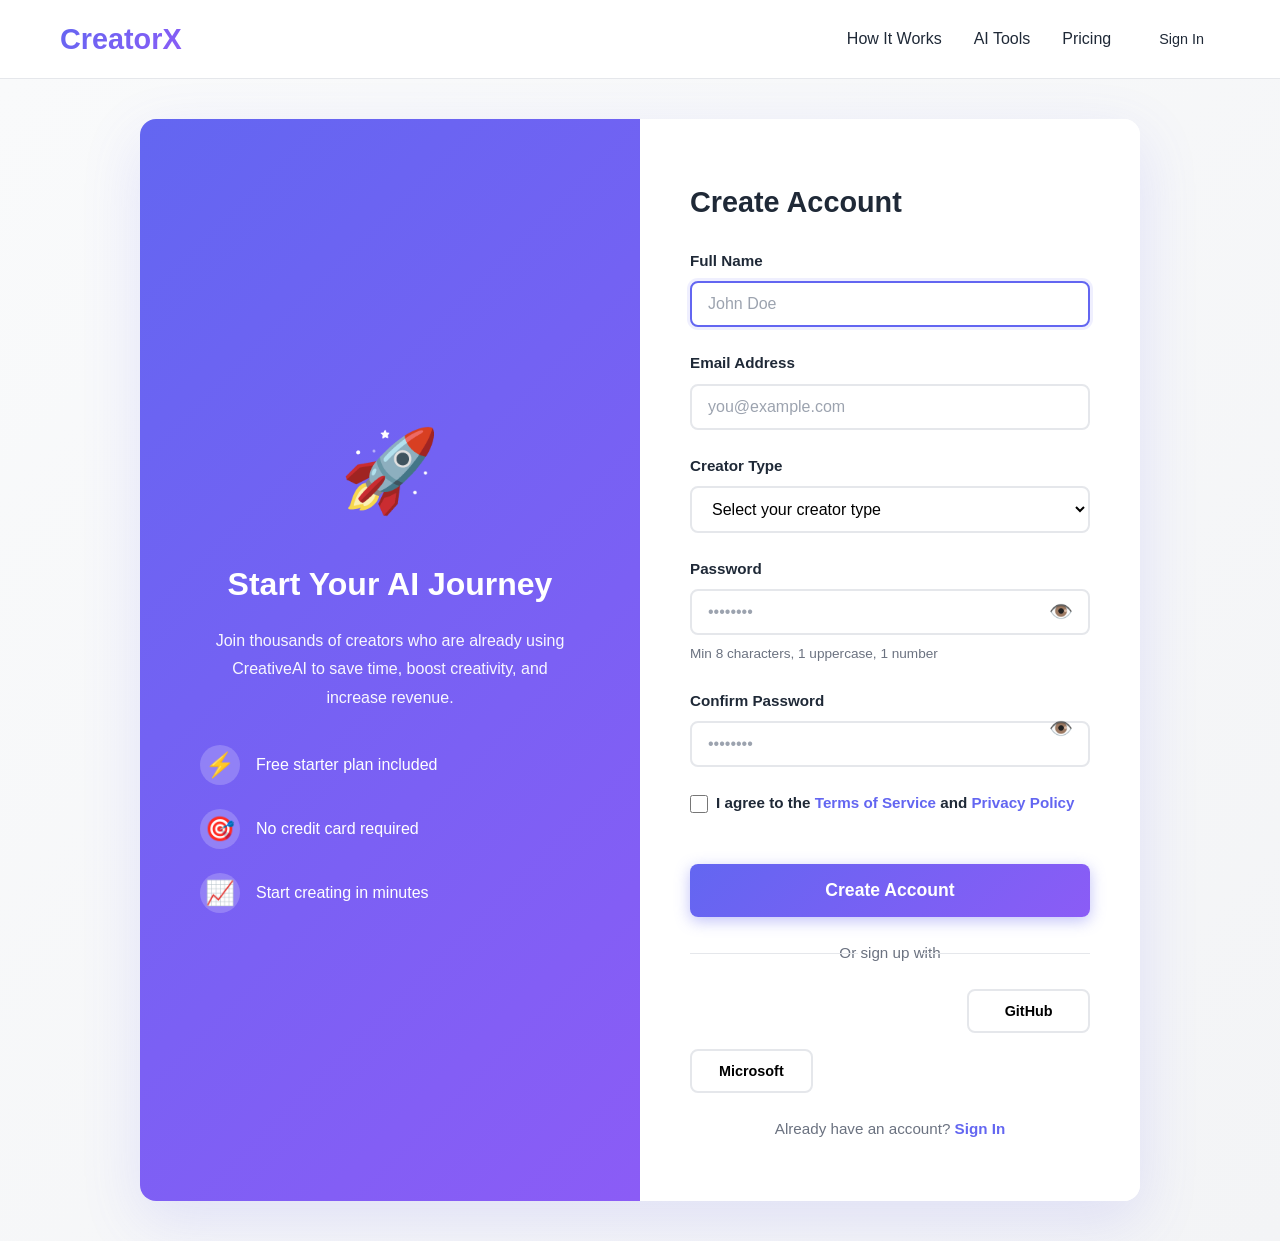
<file: profile.html>
<!DOCTYPE html>
<html lang="en">
<head>
    <meta charset="UTF-8">
    <meta name="viewport" content="width=device-width, initial-scale=1.0">
    <title>User Profile - CreativeAI</title>
    <link rel="stylesheet" href="styles.css">
    <link rel="stylesheet" href="profile-styles.css">
</head>
<body>
    <!-- Navigation Bar -->
    <nav class="navbar">
        <div class="container">
            <div class="nav-brand">
                <a href="index.html" style="text-decoration: none; color: inherit;">
                    <h1>CreativeAI</h1>
                </a>
            </div>
            <ul class="nav-menu">
                <li><a href="index.html#how-it-works">How It Works</a></li>
                <li><a href="index.html#tools">AI Tools</a></li>
                <li><a href="index.html#pricing">Pricing</a></li>
                <li><button id="logoutBtn" class="btn-nav" style="background: #ef4444; color: white; border: none; cursor: pointer;">Logout</button></li>
            </ul>
        </div>
    </nav>

    <!-- Profile Container -->
    <div class="profile-container">
        <div class="profile-wrapper">
            <!-- Sidebar -->
            <aside class="profile-sidebar">
                <div class="profile-card">
                    <div class="profile-avatar" id="profileAvatar">👤</div>
                    <h2 id="profileName">User Name</h2>
                    <p id="profileEmail" class="email-text">user@example.com</p>
                    <div class="profile-status">
                        <span class="status-badge active">Active</span>
                    </div>
                </div>

                <div class="sidebar-menu">
                    <a href="#profile" class="sidebar-link active" onclick="switchTab('profile')">
                        <span class="menu-icon">👤</span>
                        <span>Profile</span>
                    </a>
                    <a href="#settings" class="sidebar-link" onclick="switchTab('settings')">
                        <span class="menu-icon">⚙️</span>
                        <span>Settings</span>
                    </a>
                    <a href="#subscription" class="sidebar-link" onclick="switchTab('subscription')">
                        <span class="menu-icon">💳</span>
                        <span>Subscription</span>
                    </a>
                    <a href="#analytics" class="sidebar-link" onclick="switchTab('analytics')">
                        <span class="menu-icon">📊</span>
                        <span>Analytics</span>
                    </a>
                </div>
            </aside>

            <!-- Main Content -->
            <main class="profile-content">
                <!-- Profile Tab -->
                <div id="profile-tab" class="profile-tab active">
                    <h2>Profile Information</h2>
                    
                    <div class="profile-grid">
                        <div class="profile-field">
                            <label>Full Name</label>
                            <p id="displayName" class="field-value">-</p>
                            <button class="btn btn-secondary btn-small" onclick="editField('name')">Edit</button>
                        </div>

                        <div class="profile-field">
                            <label>Email Address</label>
                            <p id="displayEmail" class="field-value">-</p>
                            <button class="btn btn-secondary btn-small" onclick="editField('email')">Edit</button>
                        </div>

                        <div class="profile-field">
                            <label>Creator Type</label>
                            <p id="displayCreatorType" class="field-value">-</p>
                            <button class="btn btn-secondary btn-small" onclick="editField('creator-type')">Edit</button>
                        </div>

                        <div class="profile-field">
                            <label>Account Created</label>
                            <p id="displayCreatedDate" class="field-value">-</p>
                        </div>

                        <div class="profile-field">
                            <label>Google Account</label>
                            <p id="displayGoogleStatus" class="field-value connected">Connected ✓</p>
                        </div>

                        <div class="profile-field">
                            <label>Account Status</label>
                            <p id="displayAccountStatus" class="field-value active">Active</p>
                        </div>
                    </div>

                    <div class="profile-section">
                        <h3>Authentication Details</h3>
                        <div class="auth-details">
                            <div class="detail-item">
                                <span class="detail-label">Sign-In Method:</span>
                                <span class="detail-value" id="signInMethod">Google OAuth</span>
                            </div>
                            <div class="detail-item">
                                <span class="detail-label">Last Login:</span>
                                <span class="detail-value" id="lastLogin">Just now</span>
                            </div>
                            <div class="detail-item">
                                <span class="detail-label">Email Verified:</span>
                                <span class="detail-value verified">✓ Verified</span>
                            </div>
                        </div>
                    </div>
                </div>

                <!-- Settings Tab -->
                <div id="settings-tab" class="profile-tab">
                    <h2>Account Settings</h2>
                    
                    <div class="settings-section">
                        <h3>Notification Preferences</h3>
                        <div class="setting-item">
                            <label class="checkbox">
                                <input type="checkbox" checked>
                                <span>Email notifications for new content ideas</span>
                            </label>
                        </div>
                        <div class="setting-item">
                            <label class="checkbox">
                                <input type="checkbox" checked>
                                <span>Weekly analytics summary</span>
                            </label>
                        </div>
                        <div class="setting-item">
                            <label class="checkbox">
                                <input type="checkbox">
                                <span>Promotional offers and updates</span>
                            </label>
                        </div>
                    </div>

                    <div class="settings-section">
                        <h3>Privacy Settings</h3>
                        <div class="setting-item">
                            <label class="checkbox">
                                <input type="checkbox" checked>
                                <span>Allow CreativeAI to use analytics for improvements</span>
                            </label>
                        </div>
                        <div class="setting-item">
                            <label class="checkbox">
                                <input type="checkbox" checked>
                                <span>Show profile in creator directory</span>
                            </label>
                        </div>
                    </div>

                    <div class="settings-section">
                        <h3>Danger Zone</h3>
                        <button class="btn btn-danger" onclick="confirmDeleteAccount()">Delete Account</button>
                        <p class="danger-text">This action cannot be undone.</p>
                    </div>
                </div>

                <!-- Subscription Tab -->
                <div id="subscription-tab" class="profile-tab">
                    <h2>Subscription & Billing</h2>
                    
                    <div class="subscription-card">
                        <div class="plan-badge">Free Plan</div>
                        <h3>Current Plan</h3>
                        <p class="plan-description">You are currently on the Free plan.</p>
                        
                        <div class="plan-details">
                            <div class="detail">
                                <span>Monthly Cost:</span>
                                <strong>$0</strong>
                            </div>
                            <div class="detail">
                                <span>Renewal Date:</span>
                                <strong>Always Free</strong>
                            </div>
                            <div class="detail">
                                <span>Content Ideas/Month:</span>
                                <strong>5</strong>
                            </div>
                        </div>
                        
                        <a href="index.html#pricing" class="btn btn-primary">Upgrade to Pro</a>
                    </div>

                    <div class="billing-history">
                        <h3>Billing History</h3>
                        <p class="no-bills">No billing history yet. Upgrade to a paid plan to see billing details.</p>
                    </div>
                </div>

                <!-- Analytics Tab -->
                <div id="analytics-tab" class="profile-tab">
                    <h2>Your Analytics</h2>
                    
                    <div class="analytics-grid">
                        <div class="analytics-card">
                            <div class="analytics-icon">📝</div>
                            <h4>Total Ideas Generated</h4>
                            <p class="analytics-value">0</p>
                        </div>

                        <div class="analytics-card">
                            <div class="analytics-icon">📺</div>
                            <h4>Scripts Created</h4>
                            <p class="analytics-value">0</p>
                        </div>

                        <div class="analytics-card">
                            <div class="analytics-icon">🎬</div>
                            <h4>Videos Optimized</h4>
                            <p class="analytics-value">0</p>
                        </div>

                        <div class="analytics-card">
                            <div class="analytics-icon">💰</div>
                            <h4>Estimated Earnings</h4>
                            <p class="analytics-value">$0</p>
                        </div>
                    </div>

                    <div class="analytics-section">
                        <h3>Quick Start</h3>
                        <p>Get started with CreativeAI:</p>
                        <a href="index.html#tools" class="btn btn-primary">Explore AI Tools</a>
                    </div>
                </div>
            </main>
        </div>
    </div>

    <!-- Edit Modal -->
    <div id="editModal" class="modal">
        <div class="modal-content">
            <span class="close" onclick="closeEditModal()">&times;</span>
            <h3 id="editModalTitle">Edit Field</h3>
            <form id="editForm" onsubmit="saveEdit(event)">
                <div class="form-group">
                    <label id="editLabel">Field</label>
                    <input type="text" id="editInput" required>
                </div>
                <div class="form-buttons">
                    <button type="submit" class="btn btn-primary">Save Changes</button>
                    <button type="button" class="btn btn-secondary" onclick="closeEditModal()">Cancel</button>
                </div>
            </form>
        </div>
    </div>

    <script src="script.js"></script>
    <script src="profile-script.js"></script>
</body>
</html>
</file>
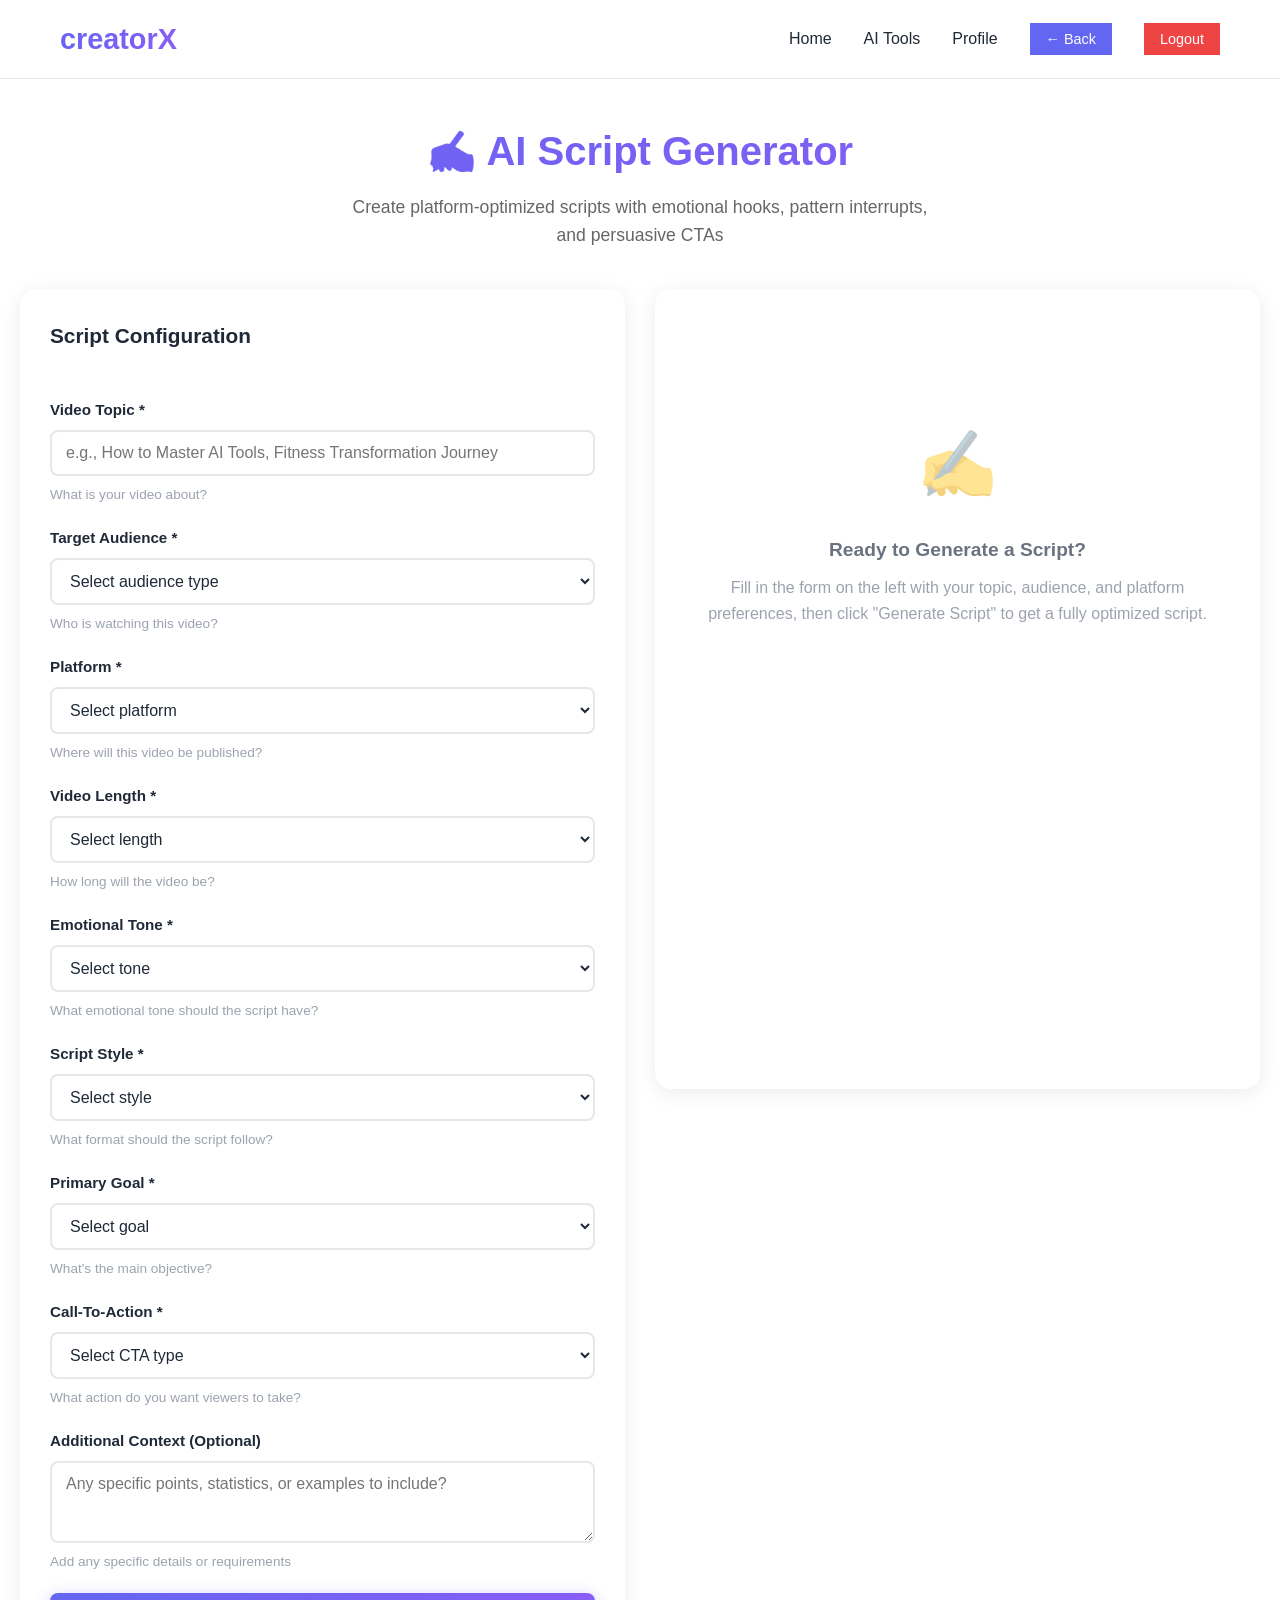
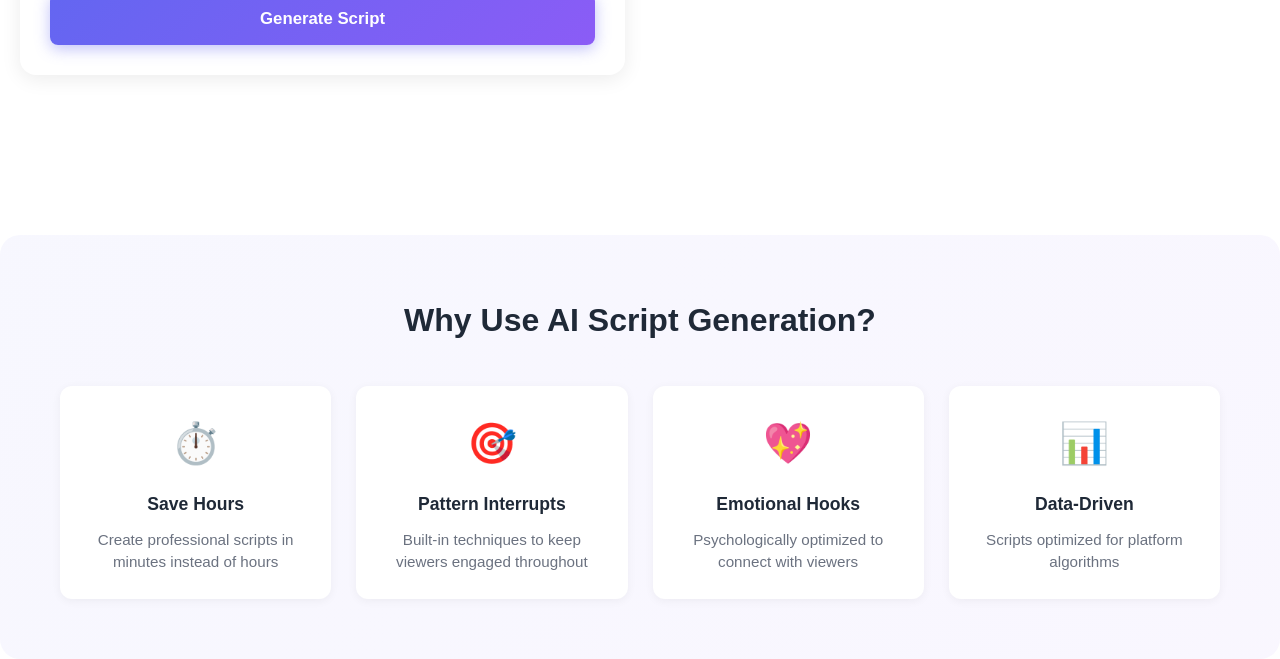
<file: script-generator.html>
<!DOCTYPE html>
<html lang="en">
<head>
    <meta charset="UTF-8">
    <meta name="viewport" content="width=device-width, initial-scale=1.0">
    <title>AI Script Generator - CreatorX</title>
    <link rel="stylesheet" href="styles.css">
    <link rel="stylesheet" href="script-generator-styles.css">
</head>
<body>
    <!-- Navigation Bar -->
    <nav class="navbar">
        <div class="container">
            <div class="nav-brand">
                <a href="index.html" style="text-decoration: none; color: inherit;">
                    <h1>creatorX</h1>
                </a>
            </div>
            <ul class="nav-menu">
                <li><a href="index.html">Home</a></li>
                <li><a href="index.html#tools">AI Tools</a></li>
                <li><a href="profile.html">Profile</a></li>
                <li><button id="backBtn" class="btn-nav" style="background: #6366f1; color: white; border: none; cursor: pointer;">← Back</button></li>
                <li><button id="logoutBtn" class="btn-nav" style="background: #ef4444; color: white; border: none; cursor: pointer;">Logout</button></li>
            </ul>
        </div>
    </nav>

    <!-- Main Container -->
    <div class="script-container">
        <div class="script-header">
            <h1>✍️ AI Script Generator</h1>
            <p>Create platform-optimized scripts with emotional hooks, pattern interrupts, and persuasive CTAs</p>
        </div>

        <div class="script-wrapper">
            <!-- Input Panel -->
            <div class="script-input-panel">
                <form id="scriptForm" class="script-form">
                    <h2>Script Configuration</h2>
                    
                    <div class="form-group">
                        <label for="scriptTopic">Video Topic *</label>
                        <input type="text" id="scriptTopic" name="scriptTopic" placeholder="e.g., How to Master AI Tools, Fitness Transformation Journey" required>
                        <small>What is your video about?</small>
                    </div>

                    <div class="form-group">
                        <label for="audienceType">Target Audience *</label>
                        <select id="audienceType" name="audienceType" required>
                            <option value="">Select audience type</option>
                            <option value="beginners">Beginners/Learners</option>
                            <option value="entrepreneurs">Entrepreneurs</option>
                            <option value="professionals">Professionals</option>
                            <option value="students">Students</option>
                            <option value="creators">Content Creators</option>
                            <option value="fitness">Fitness Enthusiasts</option>
                            <option value="general">General Audience</option>
                            <option value="tech">Tech Enthusiasts</option>
                        </select>
                        <small>Who is watching this video?</small>
                    </div>

                    <div class="form-group">
                        <label for="scriptPlatform">Platform *</label>
                        <select id="scriptPlatform" name="scriptPlatform" required>
                            <option value="">Select platform</option>
                            <option value="youtube">YouTube</option>
                            <option value="youtube-short">YouTube Shorts</option>
                            <option value="tiktok">TikTok</option>
                            <option value="instagram">Instagram Reels</option>
                            <option value="linkedin">LinkedIn</option>
                            <option value="podcast">Podcast/Audio</option>
                        </select>
                        <small>Where will this video be published?</small>
                    </div>

                    <div class="form-group">
                        <label for="scriptLength">Video Length *</label>
                        <select id="scriptLength" name="scriptLength" required>
                            <option value="">Select length</option>
                            <option value="short">Short Form (15-60 seconds)</option>
                            <option value="medium">Medium Form (3-5 minutes)</option>
                            <option value="long">Long Form (8-15 minutes)</option>
                            <option value="ultra">Ultra Long Form (20+ minutes)</option>
                        </select>
                        <small>How long will the video be?</small>
                    </div>

                    <div class="form-group">
                        <label for="emotionalTone">Emotional Tone *</label>
                        <select id="emotionalTone" name="emotionalTone" required>
                            <option value="">Select tone</option>
                            <option value="inspiring">Inspiring/Motivational</option>
                            <option value="educational">Educational/Informative</option>
                            <option value="entertaining">Entertaining/Funny</option>
                            <option value="urgent">Urgent/Compelling</option>
                            <option value="authentic">Authentic/Personal</option>
                            <option value="controversial">Thought-Provoking/Controversial</option>
                        </select>
                        <small>What emotional tone should the script have?</small>
                    </div>

                    <div class="form-group">
                        <label for="scriptStyle">Script Style *</label>
                        <select id="scriptStyle" name="scriptStyle" required>
                            <option value="">Select style</option>
                            <option value="storytelling">Storytelling/Narrative</option>
                            <option value="tutorial">Tutorial/How-To</option>
                            <option value="presentation">Presentation/Educational</option>
                            <option value="interview">Interview/Conversational</option>
                            <option value="documentary">Documentary/Analytical</option>
                            <option value="vlog">Vlog/Personal Monologue</option>
                        </select>
                        <small>What format should the script follow?</small>
                    </div>

                    <div class="form-group">
                        <label for="scriptGoal">Primary Goal *</label>
                        <select id="scriptGoal" name="scriptGoal" required>
                            <option value="">Select goal</option>
                            <option value="views">Maximize Views</option>
                            <option value="retention">Maximize Watch Time</option>
                            <option value="engagement">Maximize Engagement</option>
                            <option value="conversion">Drive Conversions</option>
                            <option value="subscribers">Get Subscribers</option>
                            <option value="viral">Go Viral</option>
                        </select>
                        <small>What's the main objective?</small>
                    </div>

                    <div class="form-group">
                        <label for="scriptCTA">Call-To-Action *</label>
                        <select id="scriptCTA" name="scriptCTA" required>
                            <option value="">Select CTA type</option>
                            <option value="subscribe">Subscribe/Follow</option>
                            <option value="link">Click Link</option>
                            <option value="comment">Leave Comment</option>
                            <option value="share">Share Video</option>
                            <option value="join">Join Community</option>
                            <option value="multiple">Multiple CTAs</option>
                        </select>
                        <small>What action do you want viewers to take?</small>
                    </div>

                    <div class="form-group">
                        <label for="additionalContext">Additional Context (Optional)</label>
                        <textarea id="additionalContext" name="additionalContext" placeholder="Any specific points, statistics, or examples to include?" rows="3"></textarea>
                        <small>Add any specific details or requirements</small>
                    </div>

                    <button type="submit" class="btn btn-primary btn-large" id="generateScriptBtn">
                        <span>Generate Script</span>
                        <span class="loading-spinner" style="display: none;">⟳</span>
                    </button>
                </form>
            </div>

            <!-- Results Panel -->
            <div class="script-results-panel">
                <div id="scriptResultsContainer" style="display: none;">
                    <h2>📺 Generated Script</h2>
                    <div id="scriptOutput" class="script-output"></div>
                </div>
                <div id="noScriptResults" class="no-results">
                    <div class="empty-state">
                        <div class="empty-icon">✍️</div>
                        <h3>Ready to Generate a Script?</h3>
                        <p>Fill in the form on the left with your topic, audience, and platform preferences, then click "Generate Script" to get a fully optimized script.</p>
                    </div>
                </div>
            </div>
        </div>
    </div>

    <!-- Features Section -->
    <section class="script-features">
        <div class="container">
            <h2>Why Use AI Script Generation?</h2>
            <div class="features-grid">
                <div class="feature-card">
                    <div class="feature-icon">⏱️</div>
                    <h4>Save Hours</h4>
                    <p>Create professional scripts in minutes instead of hours</p>
                </div>
                <div class="feature-card">
                    <div class="feature-icon">🎯</div>
                    <h4>Pattern Interrupts</h4>
                    <p>Built-in techniques to keep viewers engaged throughout</p>
                </div>
                <div class="feature-card">
                    <div class="feature-icon">💖</div>
                    <h4>Emotional Hooks</h4>
                    <p>Psychologically optimized to connect with viewers</p>
                </div>
                <div class="feature-card">
                    <div class="feature-icon">📊</div>
                    <h4>Data-Driven</h4>
                    <p>Scripts optimized for platform algorithms</p>
                </div>
            </div>
        </div>
    </section>

    <script src="script.js"></script>
    <script src="script-generator-script.js"></script>
    <script>
        // Back button handler for Script Generator
        const scriptBackBtn = document.getElementById('backBtn');
        if (scriptBackBtn) {
            scriptBackBtn.addEventListener('click', function() {
                window.history.back();
            });
        }
    </script>
</body>
</html>
</file>
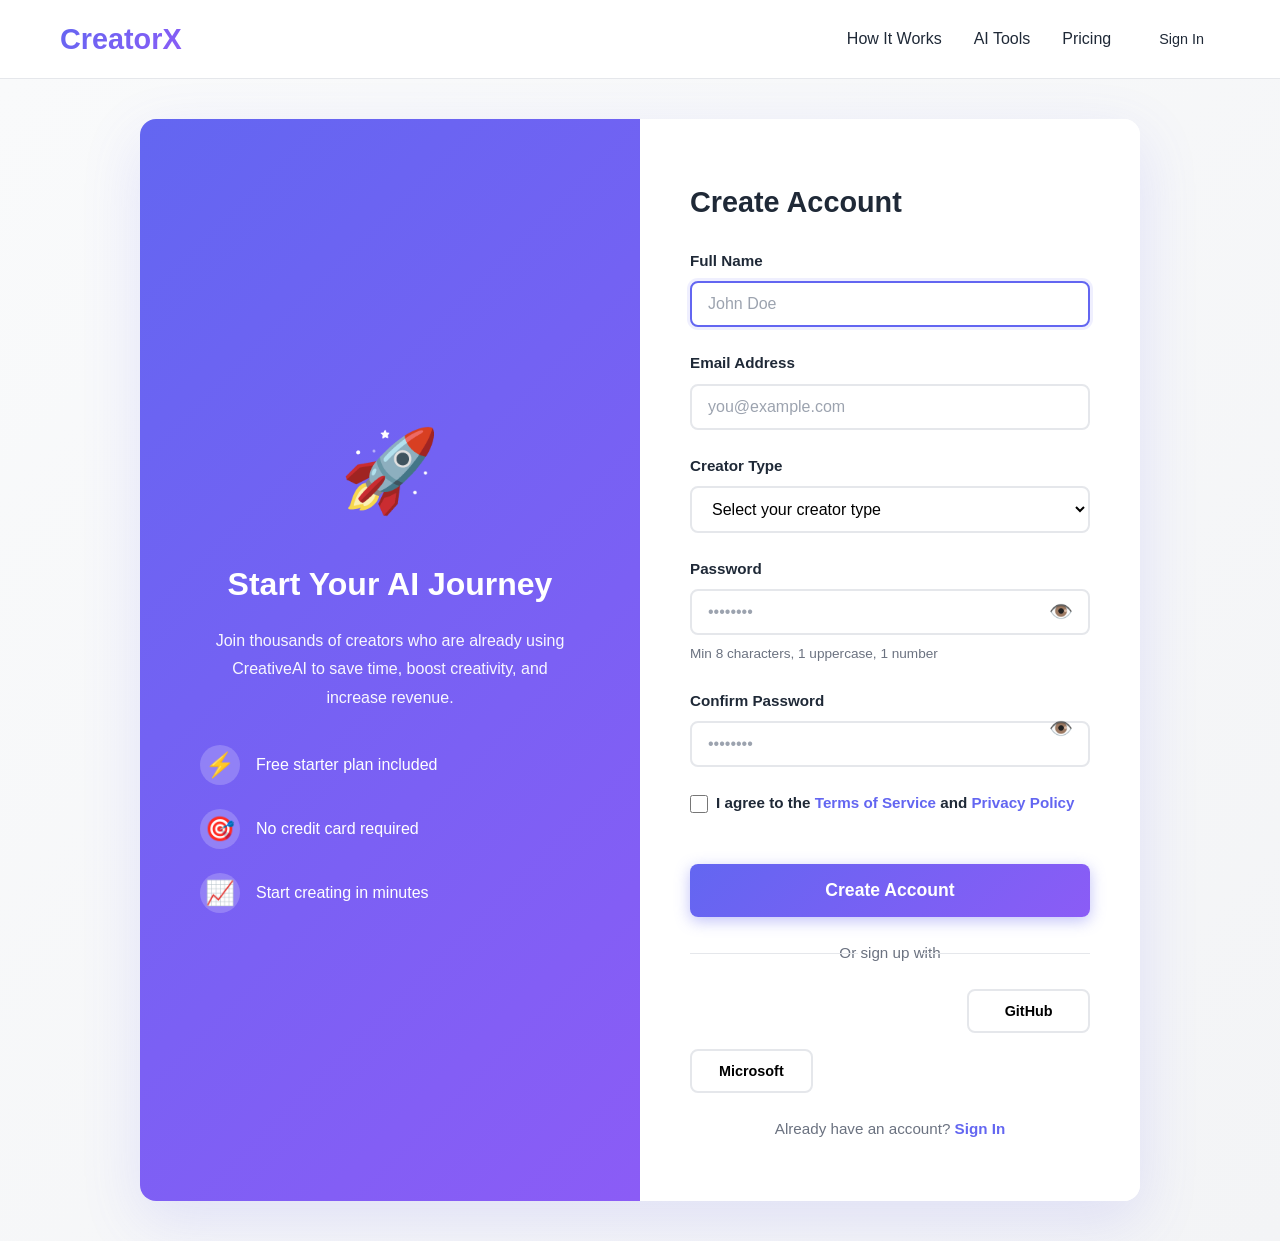
<file: signup.html>
<!DOCTYPE html>
<html lang="en">
<head>
    <meta charset="UTF-8">
    <meta name="viewport" content="width=device-width, initial-scale=1.0">
    <title>Sign Up - CreatorX
    </title>
    <link rel="stylesheet" href="styles.css">
    <link rel="stylesheet" href="auth-styles.css">
    <!-- Google Sign-In SDK -->
    <script src="https://accounts.google.com/gsi/client" async defer></script>
</head>
<body>
    <!-- Navigation Bar -->
    <nav class="navbar">
        <div class="container">
            <div class="nav-brand">
                <a href="index.html" style="text-decoration: none; color: inherit;">
                    <h1>CreatorX</h1>
                </a>
            </div>
            <ul class="nav-menu">
                <li><a href="index.html#how-it-works">How It Works</a></li>
                <li><a href="index.html#tools">AI Tools</a></li>
                <li><a href="index.html#pricing">Pricing</a></li>
                <li><a href="login.html" class="btn-nav">Sign In</a></li>
            </ul>
        </div>
    </nav>

    <!-- Signup Container -->
    <div class="auth-container">
        <div class="auth-wrapper">
            <!-- Left Panel -->
            <div class="auth-panel auth-left">
                <div class="auth-content">
                    <div class="auth-icon">🚀</div>
                    <h2>Start Your AI Journey</h2>
                    <p>Join thousands of creators who are already using CreativeAI to save time, boost creativity, and increase revenue.</p>
                    <div class="auth-features">
                        <div class="feature">
                            <span class="feature-icon">⚡</span>
                            <span>Free starter plan included</span>
                        </div>
                        <div class="feature">
                            <span class="feature-icon">🎯</span>
                            <span>No credit card required</span>
                        </div>
                        <div class="feature">
                            <span class="feature-icon">📈</span>
                            <span>Start creating in minutes</span>
                        </div>
                    </div>
                </div>
            </div>

            <!-- Right Panel - Signup Form -->
            <div class="auth-panel auth-right">
                <div class="auth-form-container">
                    <h3>Create Account</h3>
                    
                    <form id="signupForm" class="auth-form">
                        <div class="form-group">
                            <label for="fullname">Full Name</label>
                            <input type="text" id="fullname" name="fullname" placeholder="John Doe" required>
                            <span class="error-message"></span>
                        </div>

                        <div class="form-group">
                            <label for="email">Email Address</label>
                            <input type="email" id="email" name="email" placeholder="you@example.com" required>
                            <span class="error-message"></span>
                        </div>

                        <div class="form-group">
                            <label for="creator-type">Creator Type</label>
                            <select id="creator-type" name="creator-type" required>
                                <option value="">Select your creator type</option>
                                <option value="youtuber">YouTuber</option>
                                <option value="influencer">Social Media Influencer</option>
                                <option value="blogger">Blogger</option>
                                <option value="podcaster">Podcaster</option>
                                <option value="marketer">Business Marketer</option>
                                <option value="video">Video Creator</option>
                                <option value="other">Other</option>
                            </select>
                            <span class="error-message"></span>
                        </div>

                        <div class="form-group">
                            <label for="password">Password</label>
                            <input type="password" id="password" name="password" placeholder="••••••••" required>
                            <span class="password-hint">Min 8 characters, 1 uppercase, 1 number</span>
                            <span class="error-message"></span>
                        </div>

                        <div class="form-group">
                            <label for="confirm-password">Confirm Password</label>
                            <input type="password" id="confirm-password" name="confirm-password" placeholder="••••••••" required>
                            <span class="error-message"></span>
                        </div>

                        <div class="form-group">
                            <label class="checkbox">
                                <input type="checkbox" name="terms" required>
                                <span>I agree to the <a href="#">Terms of Service</a> and <a href="#">Privacy Policy</a></span>
                            </label>
                            <span class="error-message"></span>
                        </div>

                        <button type="submit" class="btn btn-primary btn-block btn-large">Create Account</button>
                    </form>

                    <!-- Social Signup -->
                    <div class="divider">Or sign up with</div>
                    
                    <div class="social-login">
                        <div id="g_id_onload"
                             data-client_id="YOUR_GOOGLE_CLIENT_ID.apps.googleusercontent.com"
                             data-callback="handleGoogleSignup"
                             data-auto_prompt="false">
                        </div>
                        <div class="g_id_signin" data-type="standard" data-size="large" data-theme="outline" style="width: 100%; margin-bottom: 1rem;"></div>
                        
                        <button class="social-btn github-btn" title="Sign up with GitHub">
                            <span>GitHub</span>
                        </button>
                        <button class="social-btn microsoft-btn" title="Sign up with Microsoft">
                            <span>Microsoft</span>
                        </button>
                    </div>

                    <!-- Sign In Link -->
                    <p class="auth-switch">
                        Already have an account? <a href="login.html">Sign In</a>
                    </p>
                </div>
            </div>
        </div>
    </div>

    <script src="script.js"></script>
    <script src="auth-script.js"></script>
    <script src="google-auth.js"></script>
</body>
</html>
</file>
<file: styles.css>
/* ========== Global Styles ========== */
* {
    margin: 0;
    padding: 0;
    box-sizing: border-box;
}

:root {
    --primary-color: #6366f1;
    --primary-dark: #4f46e5;
    --secondary-color: #8b5cf6;
    --accent-color: #ec4899;
    --text-dark: #1f2937;
    --text-light: #6b7280;
    --bg-light: #f9fafb;
    --bg-white: #ffffff;
    --border-color: #e5e7eb;
    --success-color: #10b981;
    --warning-color: #f59e0b;
}

body {
    font-family: -apple-system, BlinkMacSystemFont, 'Segoe UI', 'Roboto', 'Helvetica', 'Arial', sans-serif;
    color: var(--text-dark);
    background-color: var(--bg-white);
    line-height: 1.6;
    overflow-x: hidden;
}

.container {
    max-width:1200px;
    margin: 0 auto;
    padding: 0 20px;
}

/* ========== Typography ========== */
h1, h2, h3, h4, h5, h6 {
    font-weight: 700;
    margin-bottom: 1rem;
}

.section-title {
    font-size: 2.5rem;
    margin-bottom: 1rem;
    background: linear-gradient(135deg, var(--primary-color), var(--secondary-color));
    -webkit-background-clip: text;
    -webkit-text-fill-color: transparent;
    background-clip: text;
}

.section-subtitle {
    font-size: 1.1rem;
    color: var(--text-light);
    margin-bottom: 3rem;
}

/* ========== Buttons ========== */
.btn {
    padding: 12px 32px;
    border: none;
    border-radius: 8px;
    font-size: 1rem;
    font-weight: 600;
    cursor: pointer;
    transition: all 0.3s ease;
    text-decoration: none;
    display: inline-block;
}

.btn-primary {
    background: linear-gradient(135deg, var(--primary-color), var(--secondary-color));
    color: white;
    box-shadow: 0 4px 15px rgba(99, 102, 241, 0.4);
}

.btn-primary:hover {
    transform: translateY(-2px);
    box-shadow: 0 6px 20px rgba(99, 102, 241, 0.6);
}

.btn-secondary {
    background: var(--bg-light);
    color: var(--primary-color);
    border: 2px solid var(--primary-color);
}

.btn-secondary:hover {
    background: var(--primary-color);
    color: white;
}

.btn-large {
    padding: 16px 48px;
    font-size: 1.1rem;
}

.btn-block {
    width: 100%;
    margin-top: 1.5rem;
}

.btn-nav {
    padding: 8px 16px;
    font-size: 0.9rem;
}

/* ========== Navigation Bar ========== */
.navbar {
    position: sticky;
    top: 0;
    background: rgba(255, 255, 255, 0.95);
    backdrop-filter: blur(10px);
    border-bottom: 1px solid var(--border-color);
    z-index: 100;
    padding: 1rem 0;
}

.navbar .container {
    display: flex;
    justify-content: space-between;
    align-items: center;
}

.nav-brand h1 {
    font-size: 1.8rem;
    background: linear-gradient(135deg, var(--primary-color), var(--secondary-color));
    -webkit-background-clip: text;
    -webkit-text-fill-color: transparent;
    background-clip: text;
    margin: 0;
}

.nav-menu {
    display: flex;
    list-style: none;
    gap: 2rem;
    align-items: center;
}

.nav-menu a {
    text-decoration: none;
    color: var(--text-dark);
    font-weight: 500;
    transition: color 0.3s;
}

.nav-menu a:hover {
    color: var(--primary-color);
}

/* ========== Hero Section ========== */
.hero {
    display: flex;
    align-items: center;
    justify-content: space-between;
    padding: 100px 20px;
    background: linear-gradient(135deg, #f9fafb 0%, #f3f4f6 100%);
    min-height: calc(100vh - 80px);
}

.hero-content {
    flex: 1;
    max-width: 600px;
}

.hero-title {
    font-size: 3.5rem;
    line-height: 1.2;
    margin-bottom: 1.5rem;
    color: var(--text-dark);
}

.hero-title .highlight {
    background: linear-gradient(135deg, var(--primary-color), var(--accent-color));
    -webkit-background-clip: text;
    -webkit-text-fill-color: transparent;
    background-clip: text;
}

.hero-subtitle {
    font-size: 1.2rem;
    color: var(--text-light);
    margin-bottom: 2rem;
    line-height: 1.8;
}

.hero-buttons {
    display: flex;
    gap: 1rem;
}

.hero-visual {
    flex: 1;
    display: flex;
    justify-content: center;
    align-items: center;
}

.ai-icon {
    font-size: 200px;
    animation: float 3s ease-in-out infinite;
}

@keyframes float {
    0%, 100% {
        transform: translateY(0px);
    }
    50% {
        transform: translateY(-20px);
    }
}

/* ========== How It Works Section ========== */
.how-it-works {
    padding: 80px 20px;
    background: var(--bg-white);
}

.steps-container {
    display: flex;
    align-items: center;
    justify-content: center;
    gap: 1rem;
    flex-wrap: wrap;
    margin-top: 3rem;
}

.step {
    background: var(--bg-light);
    padding: 30px;
    border-radius: 12px;
    min-width: 200px;
    text-align: center;
    position: relative;
    transition: all 0.3s ease;
    border: 1px solid var(--border-color);
}

.step:hover {
    transform: translateY(-5px);
    box-shadow: 0 10px 30px rgba(99, 102, 241, 0.1);
    border-color: var(--primary-color);
}

.step-number {
    display: flex;
    align-items: center;
    justify-content: center;
    width: 50px;
    height: 50px;
    background: linear-gradient(135deg, var(--primary-color), var(--secondary-color));
    color: white;
    border-radius: 50%;
    font-weight: 700;
    font-size: 1.5rem;
    margin: 0 auto 1rem;
}

.step h3 {
    font-size: 1.3rem;
    margin-bottom: 0.5rem;
}

.step-icon {
    font-size: 3rem;
    margin-top: 1rem;
}

.arrow {
    font-size: 2rem;
    color: var(--primary-color);
    font-weight: 700;
    min-width: 40px;
    text-align: center;
}

/* ========== AI Tools Section ========== */
.ai-tools {
    padding: 80px 20px;
    background: linear-gradient(135deg, #f9fafb 0%, #f3f4f6 100%);
}

.tools-grid {
    display: grid;
    grid-template-columns: repeat(auto-fit, minmax(320px, 1fr));
    gap: 30px;
    margin-top: 3rem;
}

.tool-card {
    background: var(--bg-white);
    padding: 30px;
    border-radius: 12px;
    border: 1px solid var(--border-color);
    transition: all 0.3s ease;
}

.tool-card:hover {
    transform: translateY(-8px);
    box-shadow: 0 15px 40px rgba(99, 102, 241, 0.15);
    border-color: var(--primary-color);
}

.tool-icon {
    font-size: 3rem;
    margin-bottom: 1rem;
}

.tool-card h3 {
    font-size: 1.3rem;
    margin-bottom: 1rem;
    color: var(--text-dark);
}

.tool-card p {
    color: var(--text-light);
    line-height: 1.8;
}

/* ========== Benefits Section ========== */
.features {
    padding: 80px 20px;
}

.benefits-grid {
    display: grid;
    grid-template-columns: repeat(auto-fit, minmax(300px, 1fr));
    gap: 30px;
    margin-top: 3rem;
}

.benefit-item {
    text-align: center;
    padding: 30px;
}

.benefit-icon {
    font-size: 3.5rem;
    margin-bottom: 1rem;
}

.benefit-item h3 {
    font-size: 1.3rem;
    margin-bottom: 1rem;
}

.benefit-item p {
    color: var(--text-light);
    line-height: 1.8;
}

/* ========== Monetization Section ========== */
.monetization {
    padding: 80px 20px;
    background: linear-gradient(135deg, #f9fafb 0%, #f3f4f6 100%);
}

.monetization-grid {
    display: grid;
    grid-template-columns: repeat(auto-fit, minmax(320px, 1fr));
    gap: 30px;
    margin-top: 3rem;
}

.monetization-card {
    background: var(--bg-white);
    padding: 40px;
    border-radius: 12px;
    border: 2px solid var(--border-color);
    transition: all 0.3s ease;
}

.monetization-card:hover {
    border-color: var(--primary-color);
    transform: translateY(-5px);
    box-shadow: 0 15px 40px rgba(99, 102, 241, 0.15);
}

.card-icon {
    font-size: 3rem;
    margin-bottom: 1rem;
}

.monetization-card h3 {
    font-size: 1.3rem;
    margin-bottom: 1rem;
}

.monetization-card p {
    color: var(--text-light);
    margin-bottom: 1.5rem;
    line-height: 1.8;
}

.feature-list {
    list-style: none;
    text-align: left;
}

.feature-list li {
    padding: 0.5rem 0;
    color: var(--text-dark);
    font-weight: 500;
}

/* ========== Who It's For Section ========== */
.who-its-for {
    padding: 80px 20px;
}

.audience-grid {
    display: grid;
    grid-template-columns: repeat(auto-fit, minmax(280px, 1fr));
    gap: 25px;
    margin-top: 3rem;
}

.audience-card {
    background: var(--bg-light);
    padding: 30px;
    border-radius: 12px;
    text-align: center;
    border: 2px solid transparent;
    transition: all 0.3s ease;
}

.audience-card:hover {
    border-color: var(--primary-color);
    transform: translateY(-5px);
}

.audience-icon {
    font-size: 3rem;
    margin-bottom: 1rem;
}

.audience-card h3 {
    font-size: 1.2rem;
    margin-bottom: 0.5rem;
}

.audience-card p {
    color: var(--text-light);
    font-size: 0.95rem;
}

/* ========== Testimonials Section ========== */
.testimonials {
    padding: 80px 20px;
    background: linear-gradient(135deg, #f9fafb 0%, #f3f4f6 100%);
}

.testimonials-grid {
    display: grid;
    grid-template-columns: repeat(auto-fit, minmax(320px, 1fr));
    gap: 30px;
    margin-top: 3rem;
}

.testimonial-card {
    background: var(--bg-white);
    padding: 30px;
    border-radius: 12px;
    border: 1px solid var(--border-color);
    transition: all 0.3s ease;
}

.testimonial-card:hover {
    transform: translateY(-5px);
    box-shadow: 0 15px 40px rgba(99, 102, 241, 0.1);
}

.rating {
    margin-bottom: 1rem;
    font-size: 1.2rem;
}

.testimonial-text {
    color: var(--text-dark);
    margin-bottom: 1.5rem;
    font-style: italic;
    line-height: 1.8;
}

.testimonial-author {
    display: flex;
    gap: 15px;
    align-items: center;
}

.author-avatar {
    font-size: 3rem;
}

.author-name {
    font-weight: 700;
    margin: 0;
    font-size: 1rem;
}

.author-title {
    color: var(--text-light);
    font-size: 0.9rem;
    margin: 0;
}

/* ========== Pricing Section ========== */
.pricing {
    padding: 80px 20px;
}

.pricing-grid {
    display: grid;
    grid-template-columns: repeat(auto-fit, minmax(320px, 1fr));
    gap: 30px;
    margin-top: 3rem;
}

.pricing-card {
    background: var(--bg-white);
    border: 2px solid var(--border-color);
    border-radius: 12px;
    padding: 40px;
    text-align: center;
    transition: all 0.3s ease;
    position: relative;
}

.pricing-card:hover {
    transform: translateY(-5px);
}

.pricing-card.featured {
    border-color: var(--primary-color);
    transform: scale(1.05);
    box-shadow: 0 15px 40px rgba(99, 102, 241, 0.2);
}

.badge {
    position: absolute;
    top: -15px;
    left: 50%;
    transform: translateX(-50%);
    background: linear-gradient(135deg, var(--primary-color), var(--secondary-color));
    color: white;
    padding: 5px 20px;
    border-radius: 20px;
    font-weight: 600;
    font-size: 0.85rem;
}

.plan-name {
    font-size: 1.5rem;
    font-weight: 700;
    margin-bottom: 1rem;
}

.plan-price {
    font-size: 3rem;
    font-weight: 700;
    background: linear-gradient(135deg, var(--primary-color), var(--secondary-color));
    -webkit-background-clip: text;
    -webkit-text-fill-color: transparent;
    background-clip: text;
    margin-bottom: 0.5rem;
}

.plan-price span {
    font-size: 1.2rem;
    color: var(--text-light);
}

.plan-description {
    color: var(--text-light);
    margin-bottom: 2rem;
    font-size: 0.95rem;
}

.plan-features {
    list-style: none;
    text-align: left;
    margin: 2rem 0;
    min-height: 250px;
}

.plan-features li {
    padding: 0.8rem 0;
    color: var(--text-dark);
    border-bottom: 1px solid var(--border-color);
}

.plan-features li:last-child {
    border-bottom: none;
}

/* ========== CTA Section ========== */
.cta {
    padding: 80px 20px;
    background: linear-gradient(135deg, var(--primary-color), var(--secondary-color));
    color: white;
    text-align: center;
}

.cta h2 {
    font-size: 2.5rem;
    margin-bottom: 1rem;
}

.cta p {
    font-size: 1.2rem;
    margin-bottom: 2rem;
    opacity: 0.9;
}

.cta-buttons {
    display: flex;
    gap: 1rem;
    justify-content: center;
    flex-wrap: wrap;
}

.cta .btn-primary {
    background: white;
    color: var(--primary-color);
    box-shadow: 0 4px 15px rgba(0, 0, 0, 0.2);
}

.cta .btn-primary:hover {
    transform: translateY(-3px);
}

.cta .btn-secondary {
    background: rgba(255, 255, 255, 0.2);
    color: white;
    border-color: white;
}

/* ========== Contact Section ========== */
.contact {
    padding: 80px 20px;
    background: var(--bg-light);
}

.contact-content {
    display: grid;
    grid-template-columns: 1fr 1fr;
    gap: 50px;
    margin-top: 3rem;
}

.contact-info {
    display: flex;
    flex-direction: column;
    gap: 30px;
}

.contact-item h3 {
    font-size: 1.2rem;
    margin-bottom: 0.5rem;
}

.contact-item a {
    color: var(--primary-color);
    text-decoration: none;
    font-weight: 500;
    transition: color 0.3s;
}

.contact-item a:hover {
    color: var(--secondary-color);
}

.contact-form {
    display: flex;
    flex-direction: column;
    gap: 1.5rem;
}

.form-group {
    display: flex;
    flex-direction: column;
}

.form-group input,
.form-group textarea {
    padding: 12px 16px;
    border: 2px solid var(--border-color);
    border-radius: 8px;
    font-family: inherit;
    font-size: 1rem;
    transition: all 0.3s;
}

.form-group input:focus,
.form-group textarea:focus {
    outline: none;
    border-color: var(--primary-color);
    box-shadow: 0 0 0 3px rgba(99, 102, 241, 0.1);
}

/* ========== Footer ========== */
.footer {
    background: var(--text-dark);
    color: #d1d5db;
    padding: 60px 20px 20px;
}

.footer-grid {
    display: grid;
    grid-template-columns: repeat(auto-fit, minmax(200px, 1fr));
    gap: 40px;
    margin-bottom: 40px;
}

.footer-section h4 {
    color: white;
    margin-bottom: 1rem;
    font-size: 1.1rem;
}

.footer-section p {
    color: #d1d5db;
    font-size: 0.95rem;
    line-height: 1.6;
}

.footer-section ul {
    list-style: none;
}

.footer-section ul li {
    margin-bottom: 0.8rem;
}

.footer-section a {
    color: #d1d5db;
    text-decoration: none;
    transition: color 0.3s;
}

.footer-section a:hover {
    color: var(--primary-color);
}

.social-links {
    display: flex;
    gap: 1rem;
}

.social-links a {
    display: inline-flex;
    align-items: center;
    justify-content: center;
    width: 40px;
    height: 40px;
    background: rgba(255, 255, 255, 0.1);
    border-radius: 50%;
    transition: all 0.3s;
}

.social-links a:hover {
    background: var(--primary-color);
    color: white;
}

.footer-bottom {
    border-top: 1px solid rgba(255, 255, 255, 0.1);
    padding-top: 20px;
    text-align: center;
    color: #9ca3af;
    font-size: 0.9rem;
}

/* ========== Responsive Design ========== */
@media (max-width: 768px) {
    .hero {
        flex-direction: column;
        text-align: center;
        padding: 60px 20px;
    }

    .hero-title {
        font-size: 2.5rem;
    }

    .hero-subtitle {
        font-size: 1rem;
    }

    .hero-visual {
        margin-top: 2rem;
    }

    .ai-icon {
        font-size: 100px;
    }

    .hero-buttons {
        justify-content: center;
    }

    .nav-menu {
        gap: 1rem;
        font-size: 0.9rem;
    }

    .section-title {
        font-size: 2rem;
    }

    .steps-container {
        gap: 1rem;
    }

    .arrow {
        display: none;
    }

    .step {
        min-width: auto;
        flex: 1;
        min-width: 150px;
    }

    .tools-grid,
    .benefits-grid,
    .monetization-grid,
    .audience-grid,
    .testimonials-grid,
    .pricing-grid {
        grid-template-columns: 1fr;
    }

    .pricing-card.featured {
        transform: scale(1);
    }

    .contact-content {
        grid-template-columns: 1fr;
        gap: 30px;
    }

    .cta-buttons {
        flex-direction: column;
    }

    .cta .btn-large {
        width: 100%;
    }

    .footer-grid {
        grid-template-columns: 1fr;
        gap: 20px;
    }
}

@media (max-width: 480px) {
    .hero-title {
        font-size: 1.8rem;
    }

    .hero-buttons {
        flex-direction: column;
        gap: 1rem;
    }

    .btn {
        width: 100%;
        text-align: center;
    }

    .nav-menu {
        gap: 0.5rem;
        flex-wrap: wrap;
    }

    .section-title {
        font-size: 1.5rem;
    }

    .pricing-card {
        padding: 25px;
    }

    .plan-price {
        font-size: 2.5rem;
    }
}
</file>
<file: ideation-styles.css>
/* ========== Ideation Page Styles ========== */

.ideation-container {
    min-height: 100vh;
    background: linear-gradient(135deg, #f9fafb 0%, #f3f4f6 100%);
    padding: 40px 20px;
}

.ideation-header {
    text-align: center;
    margin-bottom: 40px;
    max-width: 800px;
    margin-left: auto;
    margin-right: auto;
}

.ideation-header h1 {
    font-size: 2.5rem;
    margin-bottom: 1rem;
    background: linear-gradient(135deg, var(--primary-color), var(--secondary-color));
    -webkit-background-clip: text;
    -webkit-text-fill-color: transparent;
    background-clip: text;
}

.ideation-header p {
    font-size: 1.1rem;
    color: var(--text-light);
}

/* ========== Ideation Wrapper ========== */
.ideation-wrapper {
    display: grid;
    grid-template-columns: 1fr 1fr;
    gap: 30px;
    max-width: 1400px;
    margin: 0 auto;
}

/* ========== Input Panel ========== */
.ideation-input-panel {
    background: white;
    border-radius: 12px;
    padding: 30px;
    box-shadow: 0 2px 10px rgba(0, 0, 0, 0.08);
    height: fit-content;
    position: sticky;
    top: 100px;
}

.ideation-form h2 {
    font-size: 1.5rem;
    margin-bottom: 1.5rem;
    color: var(--text-dark);
}

.ideation-form .form-group {
    margin-bottom: 1.5rem;
    display: flex;
    flex-direction: column;
}

.ideation-form label {
    font-weight: 600;
    color: var(--text-dark);
    margin-bottom: 0.5rem;
    font-size: 0.95rem;
}

.ideation-form input,
.ideation-form select,
.ideation-form textarea {
    padding: 12px 16px;
    border: 2px solid var(--border-color);
    border-radius: 8px;
    font-family: inherit;
    font-size: 1rem;
    transition: all 0.3s ease;
    background: white;
}

.ideation-form input:focus,
.ideation-form select:focus,
.ideation-form textarea:focus {
    outline: none;
    border-color: var(--primary-color);
    box-shadow: 0 0 0 3px rgba(99, 102, 241, 0.1);
}

.ideation-form input::placeholder {
    color: #9ca3af;
}

.ideation-form small {
    font-size: 0.85rem;
    color: var(--text-light);
    margin-top: 0.4rem;
}

/* ========== Checkbox Group ========== */
.checkbox-group {
    display: grid;
    grid-template-columns: 1fr 1fr;
    gap: 12px;
}

.checkbox {
    display: flex;
    align-items: center;
    gap: 8px;
    cursor: pointer;
    font-weight: 500;
    color: var(--text-dark);
}

.checkbox input[type="checkbox"] {
    width: 18px;
    height: 18px;
    cursor: pointer;
    accent-color: var(--primary-color);
    border: 2px solid var(--border-color);
    border-radius: 4px;
}

/* ========== Generate Button ========== */
#generateBtn {
    display: flex;
    align-items: center;
    justify-content: center;
    gap: 10px;
    margin-top: 1rem;
    transition: all 0.3s ease;
}

#generateBtn:disabled {
    opacity: 0.7;
    cursor: not-allowed;
}

.loading-spinner {
    display: inline-block;
    animation: spin 1s linear infinite;
    font-size: 1.2rem;
}

@keyframes spin {
    from {
        transform: rotate(0deg);
    }
    to {
        transform: rotate(360deg);
    }
}

/* ========== Results Panel ========== */
.ideation-results-panel {
    background: white;
    border-radius: 12px;
    padding: 30px;
    box-shadow: 0 2px 10px rgba(0, 0, 0, 0.08);
}

.ideation-results-panel h2 {
    font-size: 1.5rem;
    margin-bottom: 2rem;
    color: var(--text-dark);
}

/* ========== No Results State ========== */
.no-results {
    display: flex;
    align-items: center;
    justify-content: center;
    min-height: 400px;
}

.empty-state {
    text-align: center;
}

.empty-icon {
    font-size: 4rem;
    margin-bottom: 1rem;
}

.empty-state h3 {
    font-size: 1.5rem;
    color: var(--text-dark);
    margin-bottom: 0.5rem;
}

.empty-state p {
    color: var(--text-light);
    font-size: 1rem;
    max-width: 300px;
}

/* ========== Content Ideas Output ========== */
.content-ideas-output {
    display: flex;
    flex-direction: column;
    gap: 25px;
}

.idea-card {
    background: linear-gradient(135deg, #f9fafb 0%, #f3f4f6 100%);
    border: 2px solid var(--border-color);
    border-radius: 12px;
    padding: 25px;
    transition: all 0.3s ease;
}

.idea-card:hover {
    border-color: var(--primary-color);
    box-shadow: 0 5px 20px rgba(99, 102, 241, 0.1);
    transform: translateY(-2px);
}

.idea-header {
    display: flex;
    align-items: start;
    gap: 15px;
    margin-bottom: 1.5rem;
    padding-bottom: 1.5rem;
    border-bottom: 2px solid var(--border-color);
}

.idea-number {
    display: flex;
    align-items: center;
    justify-content: center;
    width: 45px;
    height: 45px;
    background: linear-gradient(135deg, var(--primary-color), var(--secondary-color));
    color: white;
    border-radius: 50%;
    font-weight: 700;
    font-size: 1.3rem;
    flex-shrink: 0;
}

.idea-title {
    flex: 1;
}

.idea-title h3 {
    font-size: 1.2rem;
    color: var(--text-dark);
    margin: 0 0 0.5rem 0;
}

.content-type {
    display: inline-block;
    background: var(--primary-color);
    color: white;
    padding: 4px 12px;
    border-radius: 20px;
    font-size: 0.8rem;
    font-weight: 600;
}

/* ========== Idea Content ========== */
.idea-content {
    display: grid;
    grid-template-columns: 1fr 1fr;
    gap: 20px;
    margin-bottom: 1.5rem;
}

.idea-section {
    background: white;
    padding: 15px;
    border-radius: 8px;
    border-left: 4px solid var(--primary-color);
}

.idea-section h4 {
    font-size: 0.95rem;
    color: var(--text-dark);
    margin: 0 0 0.8rem 0;
    font-weight: 700;
}

.idea-section p,
.idea-section ul {
    font-size: 0.9rem;
    color: var(--text-light);
    margin: 0;
    line-height: 1.6;
}

.idea-section ul {
    padding-left: 20px;
    list-style: none;
}

.idea-section li {
    margin-bottom: 0.5rem;
    padding-left: 20px;
    position: relative;
}

.idea-section li:before {
    content: "✓";
    position: absolute;
    left: 0;
    color: #10b981;
    font-weight: bold;
}

/* ========== Metrics Grid ========== */
.metrics-grid {
    display: grid;
    grid-template-columns: repeat(2, 1fr);
    gap: 15px;
    margin-top: 1.5rem;
    padding-top: 1.5rem;
    border-top: 2px solid var(--border-color);
}

.metric {
    background: white;
    padding: 15px;
    border-radius: 8px;
    text-align: center;
    border: 1px solid var(--border-color);
}

.metric-label {
    font-size: 0.85rem;
    color: var(--text-light);
    text-transform: uppercase;
    letter-spacing: 0.5px;
    font-weight: 600;
    margin-bottom: 0.5rem;
}

.metric-value {
    font-size: 1.5rem;
    font-weight: 700;
    color: var(--primary-color);
}

.metric-value.high {
    color: #10b981;
}

.metric-value.medium {
    color: #f59e0b;
}

.metric-value.low {
    color: #ef4444;
}

/* ========== Monetization Section ========== */
.monetization-box {
    background: linear-gradient(135deg, #fef3c7 0%, #fef08a 100%);
    border-left: 4px solid #f59e0b;
    padding: 15px;
    border-radius: 8px;
    margin-top: 1.5rem;
}

.monetization-box h5 {
    color: #92400e;
    margin: 0 0 0.5rem 0;
    font-weight: 700;
}

.monetization-box p {
    color: #78350f;
    font-size: 0.9rem;
    margin: 0;
    line-height: 1.6;
}

/* ========== Action Buttons ========== */
.idea-actions {
    display: flex;
    gap: 10px;
    margin-top: 1.5rem;
    padding-top: 1.5rem;
    border-top: 2px solid var(--border-color);
}

.idea-btn {
    flex: 1;
    padding: 10px 15px;
    border: 1px solid var(--border-color);
    background: white;
    border-radius: 6px;
    cursor: pointer;
    font-size: 0.85rem;
    font-weight: 600;
    color: var(--primary-color);
    transition: all 0.3s ease;
}

.idea-btn:hover {
    background: var(--primary-color);
    color: white;
    border-color: var(--primary-color);
}

/* ========== Quick Stats Section ========== */
.quick-stats {
    padding: 60px 20px;
    background: white;
    margin-top: 60px;
}

.quick-stats .container {
    max-width: 1200px;
}

.quick-stats h2 {
    text-align: center;
    font-size: 2rem;
    margin-bottom: 3rem;
    background: linear-gradient(135deg, var(--primary-color), var(--secondary-color));
    -webkit-background-clip: text;
    -webkit-text-fill-color: transparent;
    background-clip: text;
}

.stats-grid {
    display: grid;
    grid-template-columns: repeat(auto-fit, minmax(250px, 1fr));
    gap: 25px;
}

.stat-card {
    background: var(--bg-light);
    padding: 25px;
    border-radius: 12px;
    text-align: center;
    border: 1px solid var(--border-color);
    transition: all 0.3s ease;
}

.stat-card:hover {
    transform: translateY(-5px);
    box-shadow: 0 10px 30px rgba(99, 102, 241, 0.1);
}

.stat-icon {
    font-size: 2.5rem;
    margin-bottom: 1rem;
}

.stat-card h4 {
    font-size: 1.1rem;
    color: var(--text-dark);
    margin-bottom: 0.5rem;
}

.stat-card p {
    color: var(--text-light);
    font-size: 0.95rem;
    line-height: 1.6;
}

/* ========== Responsive Design ========== */
@media (max-width: 1024px) {
    .ideation-wrapper {
        grid-template-columns: 1fr;
        gap: 20px;
    }

    .ideation-input-panel {
        position: relative;
        top: auto;
        sticky: unset;
    }

    .idea-content {
        grid-template-columns: 1fr;
    }

    .checkbox-group {
        grid-template-columns: 1fr;
    }
}

@media (max-width: 768px) {
    .ideation-header h1 {
        font-size: 1.8rem;
    }

    .ideation-input-panel,
    .ideation-results-panel {
        padding: 20px;
    }

    .idea-header {
        flex-direction: column;
    }

    .metrics-grid {
        grid-template-columns: 1fr;
    }

    .idea-actions {
        flex-direction: column;
    }

    .stats-grid {
        grid-template-columns: 1fr;
    }
}

@media (max-width: 480px) {
    .ideation-header h1 {
        font-size: 1.5rem;
    }

    .ideation-input-panel,
    .ideation-results-panel {
        padding: 15px;
    }

    .idea-card {
        padding: 15px;
    }

    .checkbox-group {
        grid-template-columns: 1fr;
    }
}
</file>
<file: auth-styles.css>
/* ========== Auth Pages Specific Styles ========== */

.auth-container {
    min-height: 100vh;
    display: flex;
    align-items: center;
    justify-content: center;
    padding: 40px 20px;
    background: linear-gradient(135deg, #f9fafb 0%, #f3f4f6 100%);
}

.auth-wrapper {
    display: grid;
    grid-template-columns: 1fr 1fr;
    gap: 0;
    max-width: 1000px;
    width: 100%;
    background: white;
    border-radius: 16px;
    box-shadow: 0 20px 60px rgba(99, 102, 241, 0.15);
    overflow: hidden;
}

.auth-panel {
    padding: 60px 40px;
    display: flex;
    flex-direction: column;
    justify-content: center;
    align-items: center;
}

.auth-left {
    background: linear-gradient(135deg, var(--primary-color), var(--secondary-color));
    color: white;
    text-align: center;
}

.auth-content {
    max-width: 380px;
}

.auth-icon {
    font-size: 5rem;
    margin-bottom: 1.5rem;
    display: block;
    animation: float 3s ease-in-out infinite;
}

.auth-left h2 {
    font-size: 2rem;
    margin-bottom: 1rem;
    color: white;
}

.auth-left p {
    font-size: 1rem;
    line-height: 1.8;
    margin-bottom: 2rem;
    opacity: 0.95;
}

.auth-features {
    display: flex;
    flex-direction: column;
    gap: 1.5rem;
}

.feature {
    display: flex;
    align-items: center;
    gap: 1rem;
    text-align: left;
}

.feature-icon {
    font-size: 1.5rem;
    background: rgba(255, 255, 255, 0.2);
    width: 40px;
    height: 40px;
    border-radius: 50%;
    display: flex;
    align-items: center;
    justify-content: center;
    flex-shrink: 0;
}

.auth-right {
    background: white;
}

.auth-form-container {
    width: 100%;
    max-width: 400px;
}

.auth-form-container h3 {
    font-size: 1.8rem;
    margin-bottom: 1.5rem;
    color: var(--text-dark);
}

.auth-form {
    display: flex;
    flex-direction: column;
    gap: 1.5rem;
}

/* ========== Form Styles ========== */
.form-group {
    display: flex;
    flex-direction: column;
    gap: 0.5rem;
}

.form-group label {
    font-weight: 600;
    color: var(--text-dark);
    font-size: 0.95rem;
}

.form-group input,
.form-group select {
    padding: 12px 16px;
    border: 2px solid var(--border-color);
    border-radius: 8px;
    font-family: inherit;
    font-size: 1rem;
    transition: all 0.3s ease;
    background: white;
}

.form-group input:focus,
.form-group select:focus {
    outline: none;
    border-color: var(--primary-color);
    box-shadow: 0 0 0 3px rgba(99, 102, 241, 0.1);
    background: white;
}

.form-group input::placeholder {
    color: #9ca3af;
}

.password-hint {
    font-size: 0.85rem;
    color: var(--text-light);
}

.error-message {
    font-size: 0.85rem;
    color: #ef4444;
    display: none;
    margin-top: 0.25rem;
}

.error-message.show {
    display: block;
}

.form-group.error input,
.form-group.error select {
    border-color: #ef4444;
    background-color: rgba(239, 68, 68, 0.05);
}

/* ========== Form Options ========== */
.form-options {
    display: flex;
    justify-content: space-between;
    align-items: center;
    margin-bottom: 0.5rem;
}

.checkbox {
    display: flex;
    align-items: center;
    gap: 0.5rem;
    cursor: pointer;
    font-size: 0.95rem;
    color: var(--text-dark);
    font-weight: 500;
}

.checkbox input[type="checkbox"] {
    width: 18px;
    height: 18px;
    cursor: pointer;
    accent-color: var(--primary-color);
    border: 2px solid var(--border-color);
    border-radius: 4px;
}

.checkbox a {
    color: var(--primary-color);
    text-decoration: none;
    transition: color 0.3s;
}

.checkbox a:hover {
    color: var(--secondary-color);
}

.forgot-password {
    color: var(--primary-color);
    text-decoration: none;
    font-size: 0.95rem;
    font-weight: 500;
    transition: color 0.3s;
}

.forgot-password:hover {
    color: var(--secondary-color);
}

/* ========== Divider ========== */
.divider {
    text-align: center;
    margin: 1.5rem 0;
    color: var(--text-light);
    font-size: 0.95rem;
    position: relative;
}

.divider::before,
.divider::after {
    content: '';
    position: absolute;
    top: 50%;
    width: 42%;
    height: 1px;
    background: var(--border-color);
}

.divider::before {
    left: 0;
}

.divider::after {
    right: 0;
}

/* ========== Social Login ========== */
.social-login {
    display: grid;
    grid-template-columns: 1fr 1fr 1fr;
    gap: 1rem;
    margin-bottom: 1.5rem;
}

.social-btn {
    padding: 12px 16px;
    border: 2px solid var(--border-color);
    background: white;
    border-radius: 8px;
    cursor: pointer;
    font-weight: 600;
    font-size: 0.9rem;
    transition: all 0.3s ease;
    display: flex;
    align-items: center;
    justify-content: center;
    gap: 0.5rem;
}

.social-btn:hover {
    border-color: var(--primary-color);
    background: var(--bg-light);
}

.google-btn:hover {
    border-color: #ea4335;
    color: #ea4335;
}

.github-btn:hover {
    border-color: #333;
    color: #333;
}

.microsoft-btn:hover {
    border-color: #0078d4;
    color: #0078d4;
}

/* ========== Auth Switch ========== */
.auth-switch {
    text-align: center;
    color: var(--text-light);
    font-size: 0.95rem;
    margin-top: 1rem;
}

.auth-switch a {
    color: var(--primary-color);
    text-decoration: none;
    font-weight: 600;
    transition: color 0.3s;
}

.auth-switch a:hover {
    color: var(--secondary-color);
    text-decoration: underline;
}

/* ========== Responsive Design ========== */
@media (max-width: 768px) {
    .auth-wrapper {
        grid-template-columns: 1fr;
    }

    .auth-left {
        display: none;
    }

    .auth-panel {
        padding: 40px 30px;
    }

    .auth-form-container h3 {
        font-size: 1.5rem;
        margin-bottom: 1.2rem;
    }

    .social-login {
        grid-template-columns: 1fr;
    }
}

@media (max-width: 480px) {
    .auth-container {
        padding: 20px 15px;
    }

    .auth-panel {
        padding: 30px 20px;
    }

    .auth-form-container h3 {
        font-size: 1.3rem;
    }

    .form-group {
        gap: 0.3rem;
    }

    .form-options {
        flex-direction: column;
        align-items: flex-start;
        gap: 0.8rem;
    }

    .btn-large {
        padding: 12px 24px;
        font-size: 1rem;
    }
}

/* ========== Success Message ========== */
.success-message {
    background: #d1fae5;
    border: 2px solid #10b981;
    color: #065f46;
    padding: 12px 16px;
    border-radius: 8px;
    margin-bottom: 1rem;
    display: none;
    text-align: center;
}

.success-message.show {
    display: block;
    animation: slideDown 0.3s ease forwards;
}

/* ========== Loading State ========== */
.btn-loading {
    position: relative;
    color: transparent;
}

.btn-loading::after {
    content: '';
    position: absolute;
    width: 16px;
    height: 16px;
    top: 50%;
    left: 50%;
    margin-left: -8px;
    margin-top: -8px;
    border: 2px solid rgba(255, 255, 255, 0.3);
    border-radius: 50%;
    border-top-color: white;
    animation: spin 0.8s linear infinite;
}

@keyframes spin {
    to {
        transform: rotate(360deg);
    }
}

@keyframes slideDown {
    from {
        opacity: 0;
        transform: translateY(-10px);
    }
    to {
        opacity: 1;
        transform: translateY(0);
    }
}
</file>
<file: post-prod-expert-styles.css>
/* Post-Production Expert Styles */

.expert-container {
    max-width: 1400px;
    margin: 0 auto;
    padding: 40px 20px;
    min-height: calc(100vh - 80px);
}

.expert-header {
    text-align: center;
    margin-bottom: 40px;
    animation: slideDownIn 0.6s ease;
}

.expert-header h1 {
    font-size: 2.5rem;
    background: linear-gradient(135deg, #6366f1 0%, #8b5cf6 100%);
    -webkit-background-clip: text;
    -webkit-text-fill-color: transparent;
    background-clip: text;
    margin-bottom: 10px;
    animation: slideDownIn 0.6s ease 0.1s both;
}

.expert-header p {
    font-size: 1.1rem;
    color: #666;
    max-width: 700px;
    margin: 0 auto;
    animation: slideDownIn 0.6s ease 0.2s both;
}

.expert-wrapper {
    display: grid;
    grid-template-columns: 1fr 1fr;
    gap: 30px;
    margin-bottom: 60px;
}

/* Input Panel */
.expert-input-panel {
    background: white;
    border-radius: 16px;
    box-shadow: 0 10px 40px rgba(0, 0, 0, 0.08);
    padding: 30px;
    position: sticky;
    top: 100px;
    height: fit-content;
    animation: slideLeftIn 0.6s ease;
}

.expert-input-panel h2 {
    color: #1a1a1a;
    margin-bottom: 20px;
    font-size: 1.3rem;
}

.expert-form {
    display: flex;
    flex-direction: column;
    gap: 15px;
}

.form-group {
    display: flex;
    flex-direction: column;
    gap: 6px;
}

.form-group label {
    font-weight: 600;
    color: #333;
    font-size: 0.95rem;
}

.form-group input,
.form-group select,
.form-group textarea {
    padding: 10px 12px;
    border: 2px solid #e5e7eb;
    border-radius: 8px;
    font-size: 0.95rem;
    font-family: inherit;
    transition: all 0.3s ease;
}

.form-group input:focus,
.form-group select:focus,
.form-group textarea:focus {
    outline: none;
    border-color: #6366f1;
    box-shadow: 0 0 0 3px rgba(99, 102, 241, 0.1);
}

.form-group small {
    color: #999;
    font-size: 0.85rem;
}

.checkbox-group {
    gap: 10px;
}

.checkbox-grid {
    display: grid;
    grid-template-columns: 1fr 1fr;
    gap: 10px;
}

.checkbox-label {
    display: flex;
    align-items: center;
    gap: 8px;
    cursor: pointer;
    padding: 8px 12px;
    border-radius: 8px;
    border: 2px solid #e5e7eb;
    transition: all 0.3s ease;
    user-select: none;
}

.checkbox-label input[type="checkbox"] {
    width: 18px;
    height: 18px;
    cursor: pointer;
    accent-color: #6366f1;
}

.checkbox-label:hover {
    border-color: #6366f1;
    background: rgba(99, 102, 241, 0.05);
}

.checkbox-label input[type="checkbox"]:checked ~ span {
    color: #6366f1;
    font-weight: 600;
}

.btn-primary {
    background: linear-gradient(135deg, #6366f1 0%, #8b5cf6 100%);
    color: white;
    border: none;
    padding: 12px 24px;
    border-radius: 8px;
    font-size: 1rem;
    font-weight: 600;
    cursor: pointer;
    transition: all 0.3s ease;
    display: flex;
    align-items: center;
    justify-content: center;
    gap: 10px;
}

.btn-primary:hover {
    transform: translateY(-2px);
    box-shadow: 0 10px 25px rgba(99, 102, 241, 0.3);
}

.btn-primary:active {
    transform: translateY(0);
}

.btn-primary.disabled {
    opacity: 0.6;
    cursor: not-allowed;
    transform: none;
}

.loading-spinner {
    display: inline-block;
    animation: spin 1s linear infinite;
}

@keyframes spin {
    0% { transform: rotate(0deg); }
    100% { transform: rotate(360deg); }
}

.btn-large {
    padding: 14px 28px;
    font-size: 1.05rem;
    width: 100%;
}

/* Results Panel */
.expert-results-panel {
    background: white;
    border-radius: 16px;
    box-shadow: 0 10px 40px rgba(0, 0, 0, 0.08);
    padding: 30px;
    max-height: 800px;
    overflow-y: auto;
    animation: slideRightIn 0.6s ease;
    scrollbar-width: thin;
    scrollbar-color: #d1d5db #f3f4f6;
}

.expert-results-panel::-webkit-scrollbar {
    width: 8px;
}

.expert-results-panel::-webkit-scrollbar-track {
    background: #f3f4f6;
    border-radius: 4px;
}

.expert-results-panel::-webkit-scrollbar-thumb {
    background: linear-gradient(to bottom, #d1d5db, #9ca3af);
    border-radius: 4px;
}

.expert-results-panel::-webkit-scrollbar-thumb:hover {
    background: linear-gradient(to bottom, #9ca3af, #6b7280);
}

#expertResultsContainer h2 {
    color: #1a1a1a;
    margin-bottom: 20px;
    font-size: 1.3rem;
}

.no-results {
    display: flex;
    align-items: center;
    justify-content: center;
    min-height: 400px;
}

.empty-state {
    text-align: center;
    color: #999;
}

.empty-icon {
    font-size: 4rem;
    margin-bottom: 20px;
    opacity: 0.6;
}

.empty-state h3 {
    color: #333;
    margin-bottom: 10px;
    font-size: 1.3rem;
}

.empty-state p {
    color: #999;
    max-width: 250px;
}

/* Expert Output */
.expert-output {
    display: flex;
    flex-direction: column;
    gap: 20px;
}

.expert-section {
    border-left: 4px solid #6366f1;
    padding: 20px;
    background: linear-gradient(135deg, rgba(99, 102, 241, 0.05) 0%, rgba(139, 92, 246, 0.05) 100%);
    border-radius: 8px;
    animation: slideDownIn 0.6s ease;
}

.expert-section.smart-cuts {
    border-left-color: #ef4444;
    background: linear-gradient(135deg, rgba(239, 68, 68, 0.05) 0%, rgba(251, 146, 60, 0.05) 100%);
}

.expert-section.captions {
    border-left-color: #3b82f6;
    background: linear-gradient(135deg, rgba(59, 130, 246, 0.05) 0%, rgba(6, 182, 212, 0.05) 100%);
}

.expert-section.visuals {
    border-left-color: #f59e0b;
    background: linear-gradient(135deg, rgba(245, 158, 11, 0.05) 0%, rgba(232, 121, 249, 0.05) 100%);
}

.expert-section.pacing {
    border-left-color: #10b981;
    background: linear-gradient(135deg, rgba(16, 185, 129, 0.05) 0%, rgba(34, 197, 94, 0.05) 100%);
}

.expert-section.monetization {
    border-left-color: #06b6d4;
    background: linear-gradient(135deg, rgba(6, 182, 212, 0.05) 0%, rgba(6, 182, 212, 0.05) 100%);
}

.expert-section.retention {
    border-left-color: #8b5cf6;
    background: linear-gradient(135deg, rgba(139, 92, 246, 0.05) 0%, rgba(168, 85, 247, 0.05) 100%);
}

.expert-section h3 {
    color: #1a1a1a;
    margin-bottom: 12px;
    font-size: 1.1rem;
    display: flex;
    align-items: center;
    gap: 8px;
}

.expert-section .section-content {
    display: flex;
    flex-direction: column;
    gap: 12px;
    color: #333;
}

.section-content p {
    margin: 0;
    line-height: 1.6;
    font-size: 0.95rem;
}

.section-content ul {
    margin: 0;
    padding-left: 20px;
}

.section-content li {
    margin-bottom: 8px;
    line-height: 1.5;
    color: #555;
    font-size: 0.95rem;
}

.section-content strong {
    color: #1a1a1a;
}

/* Specialized Content Boxes */
.cut-strategy-box,
.caption-box,
.visual-box,
.pace-box,
.monetization-box,
.retention-box {
    background: white;
    border: 1px solid #e5e7eb;
    border-radius: 8px;
    padding: 12px;
    margin: 8px 0;
    font-size: 0.9rem;
}

.cut-strategy-box {
    border-left: 3px solid #ef4444;
}

.caption-box {
    border-left: 3px solid #3b82f6;
}

.visual-box {
    border-left: 3px solid #f59e0b;
}

.pace-box {
    border-left: 3px solid #10b981;
}

.monetization-box {
    border-left: 3px solid #06b6d4;
}

.retention-box {
    border-left: 3px solid #8b5cf6;
}

.timing-badge {
    display: inline-block;
    background: #e5e7eb;
    color: #555;
    padding: 4px 12px;
    border-radius: 20px;
    font-size: 0.85rem;
    font-weight: 600;
    margin-right: 8px;
    margin-bottom: 8px;
}

.metric-grid {
    display: grid;
    grid-template-columns: repeat(auto-fit, minmax(150px, 1fr));
    gap: 12px;
    margin-top: 12px;
}

.metric-item {
    background: white;
    border: 1px solid #e5e7eb;
    border-radius: 8px;
    padding: 12px;
    text-align: center;
}

.metric-label {
    display: block;
    font-size: 0.85rem;
    color: #666;
    margin-bottom: 4px;
}

.metric-value {
    display: block;
    font-size: 1.3rem;
    font-weight: 700;
    color: #1a1a1a;
}

.action-buttons {
    display: flex;
    gap: 10px;
    margin-top: 20px;
    flex-wrap: wrap;
}

.btn-action {
    padding: 10px 16px;
    border: 2px solid #e5e7eb;
    background: white;
    border-radius: 8px;
    cursor: pointer;
    font-size: 0.9rem;
    font-weight: 600;
    transition: all 0.3s ease;
    color: #333;
}

.btn-action:hover {
    border-color: #6366f1;
    background: rgba(99, 102, 241, 0.05);
    color: #6366f1;
}

.btn-action.primary {
    background: #6366f1;
    color: white;
    border-color: #6366f1;
}

.btn-action.primary:hover {
    background: #4f46e5;
    border-color: #4f46e5;
}

/* Features Section */
.expert-features {
    background: linear-gradient(135deg, #f3f4f6 0%, #e5e7eb 100%);
    padding: 80px 20px;
    margin-top: 60px;
}

.expert-features h2 {
    text-align: center;
    font-size: 2rem;
    color: #1a1a1a;
    margin-bottom: 50px;
}

.features-grid {
    display: grid;
    grid-template-columns: repeat(auto-fit, minmax(280px, 1fr));
    gap: 30px;
    max-width: 1200px;
    margin: 0 auto;
}

.feature-card {
    background: white;
    padding: 30px;
    border-radius: 12px;
    text-align: center;
    transition: all 0.3s ease;
    box-shadow: 0 5px 20px rgba(0, 0, 0, 0.08);
}

.feature-card:hover {
    transform: translateY(-8px);
    box-shadow: 0 15px 40px rgba(0, 0, 0, 0.12);
}

.feature-icon {
    font-size: 2.5rem;
    margin-bottom: 15px;
}

.feature-card h4 {
    color: #1a1a1a;
    margin-bottom: 10px;
    font-size: 1.1rem;
}

.feature-card p {
    color: #666;
    line-height: 1.6;
    margin: 0;
    font-size: 0.95rem;
}

/* Animations */
@keyframes slideDownIn {
    from {
        opacity: 0;
        transform: translateY(-20px);
    }
    to {
        opacity: 1;
        transform: translateY(0);
    }
}

@keyframes slideLeftIn {
    from {
        opacity: 0;
        transform: translateX(-30px);
    }
    to {
        opacity: 1;
        transform: translateX(0);
    }
}

@keyframes slideRightIn {
    from {
        opacity: 0;
        transform: translateX(30px);
    }
    to {
        opacity: 1;
        transform: translateX(0);
    }
}

/* Responsive Design */
@media (max-width: 1024px) {
    .expert-wrapper {
        grid-template-columns: 1fr;
    }

    .expert-input-panel {
        position: static;
        height: auto;
    }

    .expert-header h1 {
        font-size: 2rem;
    }
}

@media (max-width: 768px) {
    .expert-container {
        padding: 20px 15px;
    }

    .expert-header h1 {
        font-size: 1.5rem;
    }

    .expert-header p {
        font-size: 1rem;
    }

    .expert-input-panel {
        padding: 20px;
    }

    .expert-results-panel {
        padding: 20px;
        max-height: none;
    }

    .checkbox-grid {
        grid-template-columns: 1fr;
    }

    .expert-features {
        padding: 50px 20px;
    }

    .expert-features h2 {
        font-size: 1.5rem;
    }

    .features-grid {
        grid-template-columns: 1fr;
        gap: 20px;
    }
}

@media (max-width: 480px) {
    .expert-header h1 {
        font-size: 1.3rem;
    }

    .expert-input-panel,
    .expert-results-panel {
        padding: 15px;
    }

    .metric-grid {
        grid-template-columns: repeat(2, 1fr);
    }

    .action-buttons {
        flex-direction: column;
    }

    .btn-action {
        width: 100%;
    }
}
</file>
<file: post-production-styles.css>
/* Post-Production Optimizer Styles */

.post-production-container {
    max-width: 1400px;
    margin: 0 auto;
    padding: 40px 20px;
    min-height: calc(100vh - 80px);
}

.post-production-header {
    text-align: center;
    margin-bottom: 40px;
    animation: slideDownIn 0.6s ease;
}

.post-production-header h1 {
    font-size: 2.5rem;
    background: linear-gradient(135deg, #6366f1, #8b5cf6);
    -webkit-background-clip: text;
    -webkit-text-fill-color: transparent;
    background-clip: text;
    margin-bottom: 10px;
}

.post-production-header p {
    font-size: 1.1rem;
    color: #666;
    max-width: 700px;
    margin: 0 auto;
}

.post-production-wrapper {
    display: grid;
    grid-template-columns: 1fr 1fr;
    gap: 30px;
    margin-bottom: 60px;
}

/* Input Panel */
.post-production-input-panel {
    background: white;
    border-radius: 16px;
    padding: 30px;
    box-shadow: 0 4px 20px rgba(0, 0, 0, 0.08);
    height: fit-content;
    position: sticky;
    top: 100px;
    animation: slideLeftIn 0.6s ease;
}

.post-production-input-panel h2 {
    color: #1f2937;
    margin-bottom: 25px;
    font-size: 1.3rem;
}

.post-production-form {
    display: flex;
    flex-direction: column;
    gap: 20px;
}

.form-group {
    display: flex;
    flex-direction: column;
    gap: 8px;
}

.form-group label {
    font-weight: 600;
    color: #1f2937;
    font-size: 0.95rem;
}

.form-group input,
.form-group select,
.form-group textarea {
    padding: 12px 14px;
    border: 2px solid #e5e7eb;
    border-radius: 8px;
    font-size: 1rem;
    font-family: inherit;
    transition: all 0.3s ease;
    background: #fff;
    color: #1f2937;
}

.form-group input:focus,
.form-group select:focus,
.form-group textarea:focus {
    outline: none;
    border-color: #6366f1;
    box-shadow: 0 0 0 3px rgba(99, 102, 241, 0.1);
}

.form-group small {
    font-size: 0.85rem;
    color: #9ca3af;
}

.form-group textarea {
    resize: vertical;
    min-height: 70px;
}

/* Checkbox Grid */
.checkbox-group {
    gap: 12px !important;
}

.checkbox-grid {
    display: grid;
    grid-template-columns: 1fr 1fr;
    gap: 10px;
}

.checkbox-label {
    display: flex;
    align-items: center;
    gap: 8px;
    cursor: pointer;
    padding: 10px 12px;
    border: 2px solid #e5e7eb;
    border-radius: 8px;
    transition: all 0.3s ease;
    background: white;
}

.checkbox-label input[type="checkbox"] {
    margin: 0;
    cursor: pointer;
    width: 18px;
    height: 18px;
    accent-color: #6366f1;
}

.checkbox-label:hover {
    border-color: #6366f1;
    background: #f9fafb;
}

.checkbox-label span {
    font-weight: 500;
    color: #374151;
    user-select: none;
}

.btn-primary {
    background: linear-gradient(135deg, #6366f1, #8b5cf6);
    color: white;
    border: none;
    padding: 14px 24px;
    border-radius: 8px;
    font-weight: 600;
    cursor: pointer;
    transition: all 0.3s ease;
    display: flex;
    align-items: center;
    justify-content: center;
    gap: 8px;
}

.btn-primary:hover {
    transform: translateY(-2px);
    box-shadow: 0 8px 24px rgba(99, 102, 241, 0.3);
}

.btn-primary:active {
    transform: translateY(0);
}

.btn-large {
    font-size: 1.05rem;
    padding: 16px 28px;
}

.loading-spinner {
    display: inline-block;
    animation: spin 1s linear infinite;
    font-size: 1.2rem;
}

@keyframes spin {
    from {
        transform: rotate(0deg);
    }
    to {
        transform: rotate(360deg);
    }
}

/* Results Panel */
.post-production-results-panel {
    background: white;
    border-radius: 16px;
    padding: 30px;
    box-shadow: 0 4px 20px rgba(0, 0, 0, 0.08);
    animation: slideRightIn 0.6s ease;
    max-height: 800px;
    overflow-y: auto;
}

.post-production-results-panel h2 {
    color: #1f2937;
    margin-bottom: 20px;
    font-size: 1.3rem;
}

.no-results {
    display: flex;
    align-items: center;
    justify-content: center;
    min-height: 400px;
}

.empty-state {
    text-align: center;
    color: #9ca3af;
}

.empty-icon {
    font-size: 4rem;
    margin-bottom: 20px;
    opacity: 0.5;
}

.empty-state h3 {
    color: #6b7280;
    margin-bottom: 10px;
    font-size: 1.2rem;
}

.empty-state p {
    color: #9ca3af;
    line-height: 1.6;
}

/* Post-Production Output */
.post-production-output {
    display: flex;
    flex-direction: column;
    gap: 25px;
}

.post-production-section {
    border-left: 4px solid #6366f1;
    padding-left: 20px;
    animation: slideDownIn 0.4s ease;
}

.post-production-section h3 {
    color: #6366f1;
    font-size: 1.1rem;
    margin-bottom: 12px;
    display: flex;
    align-items: center;
    gap: 8px;
}

.post-production-section-content {
    color: #374151;
    line-height: 1.8;
    font-size: 0.95rem;
}

.quality-score {
    display: inline-block;
    background: linear-gradient(135deg, #6366f1, #8b5cf6);
    color: white;
    padding: 8px 16px;
    border-radius: 20px;
    font-weight: 600;
    margin: 10px 0;
    font-size: 0.9rem;
}

.quality-excellent {
    background: linear-gradient(135deg, #16a34a, #22c55e);
}

.quality-good {
    background: linear-gradient(135deg, #0284c7, #06b6d4);
}

.quality-fair {
    background: linear-gradient(135deg, #f59e0b, #fbbf24);
}

.quality-needs-work {
    background: linear-gradient(135deg, #ef4444, #f87171);
}

.checklist-item {
    display: flex;
    align-items: flex-start;
    gap: 10px;
    padding: 10px;
    margin: 8px 0;
    background: #f9fafb;
    border-radius: 6px;
    border-left: 3px solid #6366f1;
}

.checklist-icon {
    color: #16a34a;
    font-weight: bold;
    flex-shrink: 0;
    margin-top: 2px;
}

.checklist-item.warning {
    border-left-color: #f59e0b;
    background: #fffbeb;
}

.checklist-item.warning .checklist-icon {
    color: #f59e0b;
}

.checklist-item.error {
    border-left-color: #ef4444;
    background: #fee2e2;
}

.checklist-item.error .checklist-icon {
    color: #ef4444;
}

.timing-badge {
    display: inline-block;
    background: #f3f4f6;
    color: #6b7280;
    padding: 4px 10px;
    border-radius: 12px;
    font-size: 0.85rem;
    font-weight: 600;
    margin: 0 4px 8px 0;
}

.spec-box {
    background: #f0f4ff;
    border: 1px solid #e0e7ff;
    border-radius: 8px;
    padding: 12px 14px;
    margin: 10px 0;
    font-family: 'Monaco', 'Courier New', monospace;
    color: #4f46e5;
    font-size: 0.9rem;
    font-weight: 500;
}

.quality-grid {
    display: grid;
    grid-template-columns: repeat(auto-fit, minmax(140px, 1fr));
    gap: 12px;
    margin: 15px 0;
}

.quality-box {
    background: linear-gradient(135deg, #f0f4ff, #f3e8ff);
    border: 2px solid #e9d5ff;
    border-radius: 8px;
    padding: 12px;
    text-align: center;
}

.quality-label {
    color: #6b7280;
    font-size: 0.8rem;
    font-weight: 600;
    margin-bottom: 6px;
    text-transform: uppercase;
}

.quality-value {
    color: #6366f1;
    font-size: 1.4rem;
    font-weight: 700;
}

.color-swatch {
    display: inline-block;
    width: 20px;
    height: 20px;
    border-radius: 3px;
    margin: 0 4px;
    border: 1px solid #ddd;
    vertical-align: middle;
}

.post-production-actions {
    display: flex;
    gap: 12px;
    margin-top: 20px;
    flex-wrap: wrap;
}

.btn-action {
    padding: 10px 16px;
    border-radius: 8px;
    border: 2px solid #e5e7eb;
    background: white;
    color: #6366f1;
    cursor: pointer;
    font-weight: 600;
    transition: all 0.3s ease;
    font-size: 0.9rem;
}

.btn-action:hover {
    border-color: #6366f1;
    background: #f9fafb;
    transform: translateY(-1px);
}

.btn-action.btn-primary {
    background: #6366f1;
    color: white;
    border-color: #6366f1;
}

.btn-action.btn-primary:hover {
    background: #4f46e5;
}

/* Features Section */
.post-production-features {
    background: linear-gradient(135deg, rgba(99, 102, 241, 0.05), rgba(139, 92, 246, 0.05));
    padding: 60px 20px;
    border-radius: 20px;
    margin-top: 60px;
}

.post-production-features .container {
    max-width: 1200px;
}

.post-production-features h2 {
    text-align: center;
    color: #1f2937;
    margin-bottom: 40px;
    font-size: 2rem;
}

.features-grid {
    display: grid;
    grid-template-columns: repeat(auto-fit, minmax(250px, 1fr));
    gap: 25px;
}

.feature-card {
    background: white;
    padding: 25px;
    border-radius: 12px;
    box-shadow: 0 2px 10px rgba(0, 0, 0, 0.05);
    text-align: center;
    transition: all 0.3s ease;
}

.feature-card:hover {
    transform: translateY(-5px);
    box-shadow: 0 8px 24px rgba(0, 0, 0, 0.1);
}

.feature-icon {
    font-size: 2.5rem;
    margin-bottom: 15px;
}

.feature-card h4 {
    color: #1f2937;
    margin-bottom: 10px;
    font-size: 1.1rem;
}

.feature-card p {
    color: #6b7280;
    font-size: 0.95rem;
    line-height: 1.5;
}

/* Animations */
@keyframes slideDownIn {
    from {
        opacity: 0;
        transform: translateY(-20px);
    }
    to {
        opacity: 1;
        transform: translateY(0);
    }
}

@keyframes slideLeftIn {
    from {
        opacity: 0;
        transform: translateX(-30px);
    }
    to {
        opacity: 1;
        transform: translateX(0);
    }
}

@keyframes slideRightIn {
    from {
        opacity: 0;
        transform: translateX(30px);
    }
    to {
        opacity: 1;
        transform: translateX(0);
    }
}

/* Color-coded sections */
.section-color {
    border-left-color: #8b5cf6;
}

.section-audio {
    border-left-color: #06b6d4;
}

.section-effects {
    border-left-color: #ec4899;
}

.section-compliance {
    border-left-color: #16a34a;
}

.section-retention {
    border-left-color: #f59e0b;
}

.section-export {
    border-left-color: #6366f1;
}

.section-optimization {
    border-left-color: #0284c7;
}

/* Responsive Design */
@media (max-width: 1024px) {
    .post-production-wrapper {
        grid-template-columns: 1fr;
        gap: 25px;
    }

    .post-production-input-panel {
        position: static;
    }

    .post-production-results-panel {
        max-height: none;
    }
}

@media (max-width: 768px) {
    .post-production-container {
        padding: 20px 15px;
    }

    .post-production-header h1 {
        font-size: 1.8rem;
    }

    .post-production-header p {
        font-size: 0.95rem;
    }

    .post-production-input-panel {
        padding: 20px;
    }

    .post-production-results-panel {
        padding: 20px;
    }

    .post-production-features h2 {
        font-size: 1.5rem;
    }

    .features-grid {
        grid-template-columns: 1fr;
    }

    .checkbox-grid {
        grid-template-columns: 1fr;
    }

    .post-production-section-content {
        font-size: 0.9rem;
    }

    .quality-grid {
        grid-template-columns: repeat(2, 1fr);
    }
}

@media (max-width: 480px) {
    .post-production-header h1 {
        font-size: 1.5rem;
    }

    .post-production-form {
        gap: 15px;
    }

    .form-group input,
    .form-group select,
    .form-group textarea {
        font-size: 16px;
        padding: 11px 12px;
    }

    .post-production-actions {
        flex-direction: column;
    }

    .btn-action {
        width: 100%;
    }

    .quality-grid {
        grid-template-columns: 1fr;
    }
}

/* Scrollbar Styling */
.post-production-results-panel::-webkit-scrollbar {
    width: 8px;
}

.post-production-results-panel::-webkit-scrollbar-track {
    background: #f3f4f6;
    border-radius: 8px;
}

.post-production-results-panel::-webkit-scrollbar-thumb {
    background: #d1d5db;
    border-radius: 8px;
}

.post-production-results-panel::-webkit-scrollbar-thumb:hover {
    background: #9ca3af;
}
</file>
<file: profile-styles.css>
/* ========== Profile Page Styles ========== */

.profile-container {
    min-height: calc(100vh - 80px);
    background: var(--bg-light);
    padding: 40px 20px;
}

.profile-wrapper {
    display: grid;
    grid-template-columns: 280px 1fr;
    gap: 40px;
    max-width: 1400px;
    margin: 0 auto;
}

/* ========== Sidebar ========== */
.profile-sidebar {
    display: flex;
    flex-direction: column;
    gap: 30px;
}

.profile-card {
    background: white;
    padding: 30px;
    border-radius: 12px;
    box-shadow: 0 2px 10px rgba(0, 0, 0, 0.08);
    text-align: center;
}

.profile-avatar {
    font-size: 5rem;
    margin-bottom: 1rem;
    display: block;
}

.profile-card h2 {
    font-size: 1.5rem;
    margin-bottom: 0.5rem;
}

.email-text {
    color: var(--text-light);
    font-size: 0.95rem;
    margin-bottom: 1rem;
    word-break: break-all;
}

.profile-status {
    margin-top: 1rem;
}

.status-badge {
    display: inline-block;
    padding: 6px 12px;
    border-radius: 20px;
    font-size: 0.85rem;
    font-weight: 600;
}

.status-badge.active {
    background: #d1fae5;
    color: #065f46;
}

/* ========== Sidebar Menu ========== */
.sidebar-menu {
    background: white;
    border-radius: 12px;
    overflow: hidden;
    box-shadow: 0 2px 10px rgba(0, 0, 0, 0.08);
}

.sidebar-link {
    display: flex;
    align-items: center;
    gap: 12px;
    padding: 14px 20px;
    color: var(--text-dark);
    text-decoration: none;
    transition: all 0.3s ease;
    border-left: 3px solid transparent;
    background: white;
}

.sidebar-link:hover {
    background: var(--bg-light);
    color: var(--primary-color);
}

.sidebar-link.active {
    background: var(--bg-light);
    color: var(--primary-color);
    border-left-color: var(--primary-color);
    font-weight: 600;
}

.menu-icon {
    font-size: 1.3rem;
}

/* ========== Main Content ========== */
.profile-content {
    background: white;
    border-radius: 12px;
    padding: 40px;
    box-shadow: 0 2px 10px rgba(0, 0, 0, 0.08);
}

.profile-content h2 {
    font-size: 2rem;
    margin-bottom: 2rem;
    color: var(--text-dark);
}

.profile-content h3 {
    font-size: 1.3rem;
    margin: 2rem 0 1rem;
    color: var(--text-dark);
}

/* ========== Tabs ========== */
.profile-tab {
    display: none;
}

.profile-tab.active {
    display: block;
    animation: fadeIn 0.3s ease;
}

@keyframes fadeIn {
    from {
        opacity: 0;
    }
    to {
        opacity: 1;
    }
}

/* ========== Profile Fields ========== */
.profile-grid {
    display: grid;
    grid-template-columns: repeat(auto-fit, minmax(300px, 1fr));
    gap: 25px;
    margin-bottom: 3rem;
}

.profile-field {
    padding: 20px;
    background: var(--bg-light);
    border-radius: 8px;
    border: 1px solid var(--border-color);
}

.profile-field label {
    display: block;
    font-weight: 600;
    color: var(--text-dark);
    margin-bottom: 0.5rem;
    font-size: 0.95rem;
}

.field-value {
    font-size: 1.1rem;
    color: var(--text-dark);
    margin-bottom: 1rem;
    word-break: break-all;
}

.field-value.connected {
    color: #10b981;
    font-weight: 600;
}

.field-value.active {
    color: #10b981;
    font-weight: 600;
}

.btn-small {
    padding: 6px 12px;
    font-size: 0.85rem;
}

/* ========== Profile Section ========== */
.profile-section {
    margin-top: 3rem;
    padding-top: 2rem;
    border-top: 2px solid var(--border-color);
}

.auth-details {
    display: grid;
    gap: 1rem;
    margin-top: 1.5rem;
}

.detail-item {
    display: flex;
    justify-content: space-between;
    align-items: center;
    padding: 12px 0;
    border-bottom: 1px solid var(--border-color);
}

.detail-label {
    font-weight: 600;
    color: var(--text-dark);
}

.detail-value {
    color: var(--text-light);
}

.detail-value.verified {
    color: #10b981;
    font-weight: 600;
}

/* ========== Settings Section ========== */
.settings-section {
    margin-bottom: 3rem;
    padding-bottom: 2rem;
    border-bottom: 2px solid var(--border-color);
}

.settings-section h3 {
    margin-top: 0;
}

.setting-item {
    padding: 15px 0;
}

.checkbox {
    display: flex;
    align-items: center;
    gap: 10px;
    cursor: pointer;
    font-weight: 500;
    color: var(--text-dark);
}

.checkbox input[type="checkbox"] {
    width: 20px;
    height: 20px;
    cursor: pointer;
    accent-color: var(--primary-color);
    border: 2px solid var(--border-color);
    border-radius: 4px;
}

.btn-danger {
    background: #ef4444;
    color: white;
    padding: 12px 24px;
    border: none;
    border-radius: 8px;
    cursor: pointer;
    font-weight: 600;
    transition: all 0.3s ease;
}

.btn-danger:hover {
    background: #dc2626;
    transform: translateY(-2px);
}

.danger-text {
    color: #dc2626;
    font-size: 0.9rem;
    margin-top: 10px;
}

/* ========== Subscription ========== */
.subscription-card {
    background: linear-gradient(135deg, var(--primary-color), var(--secondary-color));
    color: white;
    padding: 30px;
    border-radius: 12px;
    margin-bottom: 3rem;
}

.plan-badge {
    display: inline-block;
    background: rgba(255, 255, 255, 0.2);
    padding: 6px 12px;
    border-radius: 20px;
    font-size: 0.85rem;
    margin-bottom: 1rem;
}

.subscription-card h3 {
    color: white;
    margin-top: 0;
}

.plan-description {
    opacity: 0.9;
    margin-bottom: 2rem;
}

.plan-details {
    margin: 2rem 0;
    padding: 1.5rem 0;
    border-top: 1px solid rgba(255, 255, 255, 0.2);
    border-bottom: 1px solid rgba(255, 255, 255, 0.2);
}

.detail {
    display: flex;
    justify-content: space-between;
    padding: 0.8rem 0;
    opacity: 0.9;
}

.detail strong {
    font-weight: 600;
}

.subscription-card .btn {
    margin-top: 2rem;
}

.billing-history {
    margin-top: 3rem;
}

.no-bills {
    color: var(--text-light);
    padding: 20px;
    background: var(--bg-light);
    border-radius: 8px;
    text-align: center;
}

/* ========== Analytics ========== */
.analytics-grid {
    display: grid;
    grid-template-columns: repeat(auto-fit, minmax(250px, 1fr));
    gap: 20px;
    margin-bottom: 3rem;
}

.analytics-card {
    background: linear-gradient(135deg, var(--bg-light), white);
    padding: 25px;
    border-radius: 12px;
    text-align: center;
    border: 1px solid var(--border-color);
    transition: all 0.3s ease;
}

.analytics-card:hover {
    transform: translateY(-5px);
    box-shadow: 0 10px 30px rgba(99, 102, 241, 0.1);
}

.analytics-icon {
    font-size: 2.5rem;
    margin-bottom: 1rem;
}

.analytics-card h4 {
    font-size: 0.95rem;
    color: var(--text-light);
    margin-bottom: 0.5rem;
    font-weight: 500;
}

.analytics-value {
    font-size: 2rem;
    font-weight: 700;
    color: var(--primary-color);
    margin: 0;
}

.analytics-section {
    margin-top: 3rem;
    padding-top: 2rem;
    border-top: 2px solid var(--border-color);
}

.analytics-section p {
    color: var(--text-light);
    margin-bottom: 1rem;
}

/* ========== Modal ========== */
.modal {
    display: none;
    position: fixed;
    z-index: 1000;
    left: 0;
    top: 0;
    width: 100%;
    height: 100%;
    background-color: rgba(0, 0, 0, 0.4);
    animation: fadeIn 0.3s ease;
}

.modal.active {
    display: flex;
    align-items: center;
    justify-content: center;
}

.modal-content {
    background-color: white;
    padding: 30px;
    border-radius: 12px;
    width: 90%;
    max-width: 400px;
    box-shadow: 0 10px 40px rgba(0, 0, 0, 0.2);
}

.modal-content h3 {
    margin-top: 0;
    margin-bottom: 1.5rem;
}

.close {
    color: #aaa;
    float: right;
    font-size: 28px;
    font-weight: bold;
    cursor: pointer;
    line-height: 20px;
}

.close:hover {
    color: black;
}

.form-buttons {
    display: flex;
    gap: 10px;
    margin-top: 1.5rem;
}

.form-buttons .btn {
    flex: 1;
}

/* ========== Responsive Design ========== */
@media (max-width: 768px) {
    .profile-wrapper {
        grid-template-columns: 1fr;
        gap: 20px;
    }

    .profile-content {
        padding: 20px;
    }

    .profile-grid {
        grid-template-columns: 1fr;
    }

    .profile-content h2 {
        font-size: 1.5rem;
    }

    .analytics-grid {
        grid-template-columns: 1fr;
    }

    .sidebar-menu {
        display: flex;
        flex-direction: row;
        gap: 5px;
        overflow-x: auto;
    }

    .sidebar-link {
        flex: 1;
        flex-direction: column;
        padding: 10px;
        font-size: 0.85rem;
        border-left: none;
        border-bottom: 3px solid transparent;
    }

    .sidebar-link.active {
        border-left: none;
        border-bottom-color: var(--primary-color);
    }
}

@media (max-width: 480px) {
    .profile-wrapper {
        gap: 15px;
    }

    .profile-card {
        padding: 20px;
    }

    .profile-avatar {
        font-size: 3rem;
    }

    .profile-content {
        padding: 15px;
    }

    .profile-content h2 {
        font-size: 1.3rem;
    }

    .detail-item {
        flex-direction: column;
        align-items: flex-start;
        gap: 5px;
    }

    .modal-content {
        width: 95%;
        padding: 20px;
    }
}
</file>
<file: script-generator-styles.css>
/* Script Generator Styles */

.script-container {
    max-width: 1400px;
    margin: 0 auto;
    padding: 40px 20px;
    min-height: calc(100vh - 80px);
}

.script-header {
    text-align: center;
    margin-bottom: 40px;
    animation: slideDownIn 0.6s ease;
}

.script-header h1 {
    font-size: 2.5rem;
    background: linear-gradient(135deg, #6366f1, #8b5cf6);
    -webkit-background-clip: text;
    -webkit-text-fill-color: transparent;
    background-clip: text;
    margin-bottom: 10px;
}

.script-header p {
    font-size: 1.1rem;
    color: #666;
    max-width: 600px;
    margin: 0 auto;
}

.script-wrapper {
    display: grid;
    grid-template-columns: 1fr 1fr;
    gap: 30px;
    margin-bottom: 60px;
}

/* Input Panel */
.script-input-panel {
    background: white;
    border-radius: 16px;
    padding: 30px;
    box-shadow: 0 4px 20px rgba(0, 0, 0, 0.08);
    height: fit-content;
    position: sticky;
    top: 100px;
    animation: slideLeftIn 0.6s ease;
}

.script-input-panel h2 {
    color: #1f2937;
    margin-bottom: 25px;
    font-size: 1.3rem;
    display: flex;
    align-items: center;
    gap: 10px;
}

.script-form {
    display: flex;
    flex-direction: column;
    gap: 20px;
}

.form-group {
    display: flex;
    flex-direction: column;
    gap: 8px;
}

.form-group label {
    font-weight: 600;
    color: #1f2937;
    font-size: 0.95rem;
}

.form-group input,
.form-group select,
.form-group textarea {
    padding: 12px 14px;
    border: 2px solid #e5e7eb;
    border-radius: 8px;
    font-size: 1rem;
    font-family: inherit;
    transition: all 0.3s ease;
    background: #fff;
    color: #1f2937;
}

.form-group input:focus,
.form-group select:focus,
.form-group textarea:focus {
    outline: none;
    border-color: #6366f1;
    box-shadow: 0 0 0 3px rgba(99, 102, 241, 0.1);
}

.form-group small {
    font-size: 0.85rem;
    color: #9ca3af;
}

.form-group textarea {
    resize: vertical;
    min-height: 80px;
}

.btn-primary {
    background: linear-gradient(135deg, #6366f1, #8b5cf6);
    color: white;
    border: none;
    padding: 14px 24px;
    border-radius: 8px;
    font-weight: 600;
    cursor: pointer;
    transition: all 0.3s ease;
    display: flex;
    align-items: center;
    justify-content: center;
    gap: 8px;
}

.btn-primary:hover {
    transform: translateY(-2px);
    box-shadow: 0 8px 24px rgba(99, 102, 241, 0.3);
}

.btn-primary:active {
    transform: translateY(0);
}

.btn-large {
    font-size: 1.05rem;
    padding: 16px 28px;
}

.loading-spinner {
    display: inline-block;
    animation: spin 1s linear infinite;
    font-size: 1.2rem;
}

@keyframes spin {
    from {
        transform: rotate(0deg);
    }
    to {
        transform: rotate(360deg);
    }
}

/* Results Panel */
.script-results-panel {
    background: white;
    border-radius: 16px;
    padding: 30px;
    box-shadow: 0 4px 20px rgba(0, 0, 0, 0.08);
    animation: slideRightIn 0.6s ease;
    max-height: 800px;
    overflow-y: auto;
}

.script-results-panel h2 {
    color: #1f2937;
    margin-bottom: 20px;
    font-size: 1.3rem;
}

.no-results {
    display: flex;
    align-items: center;
    justify-content: center;
    min-height: 400px;
}

.empty-state {
    text-align: center;
    color: #9ca3af;
}

.empty-icon {
    font-size: 4rem;
    margin-bottom: 20px;
    opacity: 0.5;
}

.empty-state h3 {
    color: #6b7280;
    margin-bottom: 10px;
    font-size: 1.2rem;
}

.empty-state p {
    color: #9ca3af;
    line-height: 1.6;
}

/* Script Output */
.script-output {
    display: flex;
    flex-direction: column;
    gap: 25px;
}

.script-section {
    border-left: 4px solid #6366f1;
    padding-left: 20px;
    animation: slideDownIn 0.4s ease;
}

.script-section h3 {
    color: #6366f1;
    font-size: 1.1rem;
    margin-bottom: 12px;
    display: flex;
    align-items: center;
    gap: 8px;
}

.script-section-content {
    color: #374151;
    line-height: 1.8;
    font-size: 0.95rem;
    white-space: pre-wrap;
    word-wrap: break-word;
}

.timing-badge {
    display: inline-block;
    background: #f3f4f6;
    color: #6b7280;
    padding: 4px 10px;
    border-radius: 12px;
    font-size: 0.85rem;
    font-weight: 600;
    margin-bottom: 8px;
}

.pattern-interrupt {
    background: #f9fafb;
    border-radius: 8px;
    padding: 12px 14px;
    margin: 8px 0;
    border-left: 3px solid #8b5cf6;
    font-style: italic;
    color: #4b5563;
}

.emotional-hook {
    background: #fef3c7;
    border-radius: 8px;
    padding: 12px 14px;
    margin: 8px 0;
    border-left: 3px solid #f59e0b;
    color: #92400e;
}

.cta-box {
    background: linear-gradient(135deg, #6366f1, #8b5cf6);
    color: white;
    border-radius: 8px;
    padding: 16px 18px;
    margin: 8px 0;
    font-weight: 600;
}

.script-actions {
    display: flex;
    gap: 12px;
    margin-top: 20px;
    flex-wrap: wrap;
}

.btn-action {
    padding: 10px 16px;
    border-radius: 8px;
    border: 2px solid #e5e7eb;
    background: white;
    color: #6366f1;
    cursor: pointer;
    font-weight: 600;
    transition: all 0.3s ease;
    font-size: 0.9rem;
}

.btn-action:hover {
    border-color: #6366f1;
    background: #f9fafb;
    transform: translateY(-1px);
}

.btn-action.btn-primary {
    background: #6366f1;
    color: white;
    border-color: #6366f1;
}

.btn-action.btn-primary:hover {
    background: #4f46e5;
}

/* Features Section */
.script-features {
    background: linear-gradient(135deg, rgba(99, 102, 241, 0.05), rgba(139, 92, 246, 0.05));
    padding: 60px 20px;
    border-radius: 20px;
    margin-top: 60px;
}

.script-features .container {
    max-width: 1200px;
}

.script-features h2 {
    text-align: center;
    color: #1f2937;
    margin-bottom: 40px;
    font-size: 2rem;
}

.features-grid {
    display: grid;
    grid-template-columns: repeat(auto-fit, minmax(250px, 1fr));
    gap: 25px;
}

.feature-card {
    background: white;
    padding: 25px;
    border-radius: 12px;
    box-shadow: 0 2px 10px rgba(0, 0, 0, 0.05);
    text-align: center;
    transition: all 0.3s ease;
}

.feature-card:hover {
    transform: translateY(-5px);
    box-shadow: 0 8px 24px rgba(0, 0, 0, 0.1);
}

.feature-icon {
    font-size: 2.5rem;
    margin-bottom: 15px;
}

.feature-card h4 {
    color: #1f2937;
    margin-bottom: 10px;
    font-size: 1.1rem;
}

.feature-card p {
    color: #6b7280;
    font-size: 0.95rem;
    line-height: 1.5;
}

/* Animations */
@keyframes slideDownIn {
    from {
        opacity: 0;
        transform: translateY(-20px);
    }
    to {
        opacity: 1;
        transform: translateY(0);
    }
}

@keyframes slideLeftIn {
    from {
        opacity: 0;
        transform: translateX(-30px);
    }
    to {
        opacity: 1;
        transform: translateX(0);
    }
}

@keyframes slideRightIn {
    from {
        opacity: 0;
        transform: translateX(30px);
    }
    to {
        opacity: 1;
        transform: translateX(0);
    }
}

/* Responsive Design */
@media (max-width: 1024px) {
    .script-wrapper {
        grid-template-columns: 1fr;
        gap: 25px;
    }

    .script-input-panel {
        position: static;
    }

    .script-results-panel {
        max-height: none;
    }
}

@media (max-width: 768px) {
    .script-container {
        padding: 20px 15px;
    }

    .script-header h1 {
        font-size: 1.8rem;
    }

    .script-header p {
        font-size: 0.95rem;
    }

    .script-input-panel {
        padding: 20px;
    }

    .script-results-panel {
        padding: 20px;
    }

    .script-features h2 {
        font-size: 1.5rem;
    }

    .features-grid {
        grid-template-columns: 1fr;
    }

    .script-section-content {
        font-size: 0.9rem;
    }
}

@media (max-width: 480px) {
    .script-header h1 {
        font-size: 1.5rem;
    }

    .script-form {
        gap: 15px;
    }

    .form-group input,
    .form-group select,
    .form-group textarea {
        font-size: 16px;
        padding: 11px 12px;
    }

    .script-actions {
        flex-direction: column;
    }

    .btn-action {
        width: 100%;
    }
}

/* Scrollbar Styling */
.script-results-panel::-webkit-scrollbar {
    width: 8px;
}

.script-results-panel::-webkit-scrollbar-track {
    background: #f3f4f6;
    border-radius: 8px;
}

.script-results-panel::-webkit-scrollbar-thumb {
    background: #d1d5db;
    border-radius: 8px;
}

.script-results-panel::-webkit-scrollbar-thumb:hover {
    background: #9ca3af;
}
</file>
